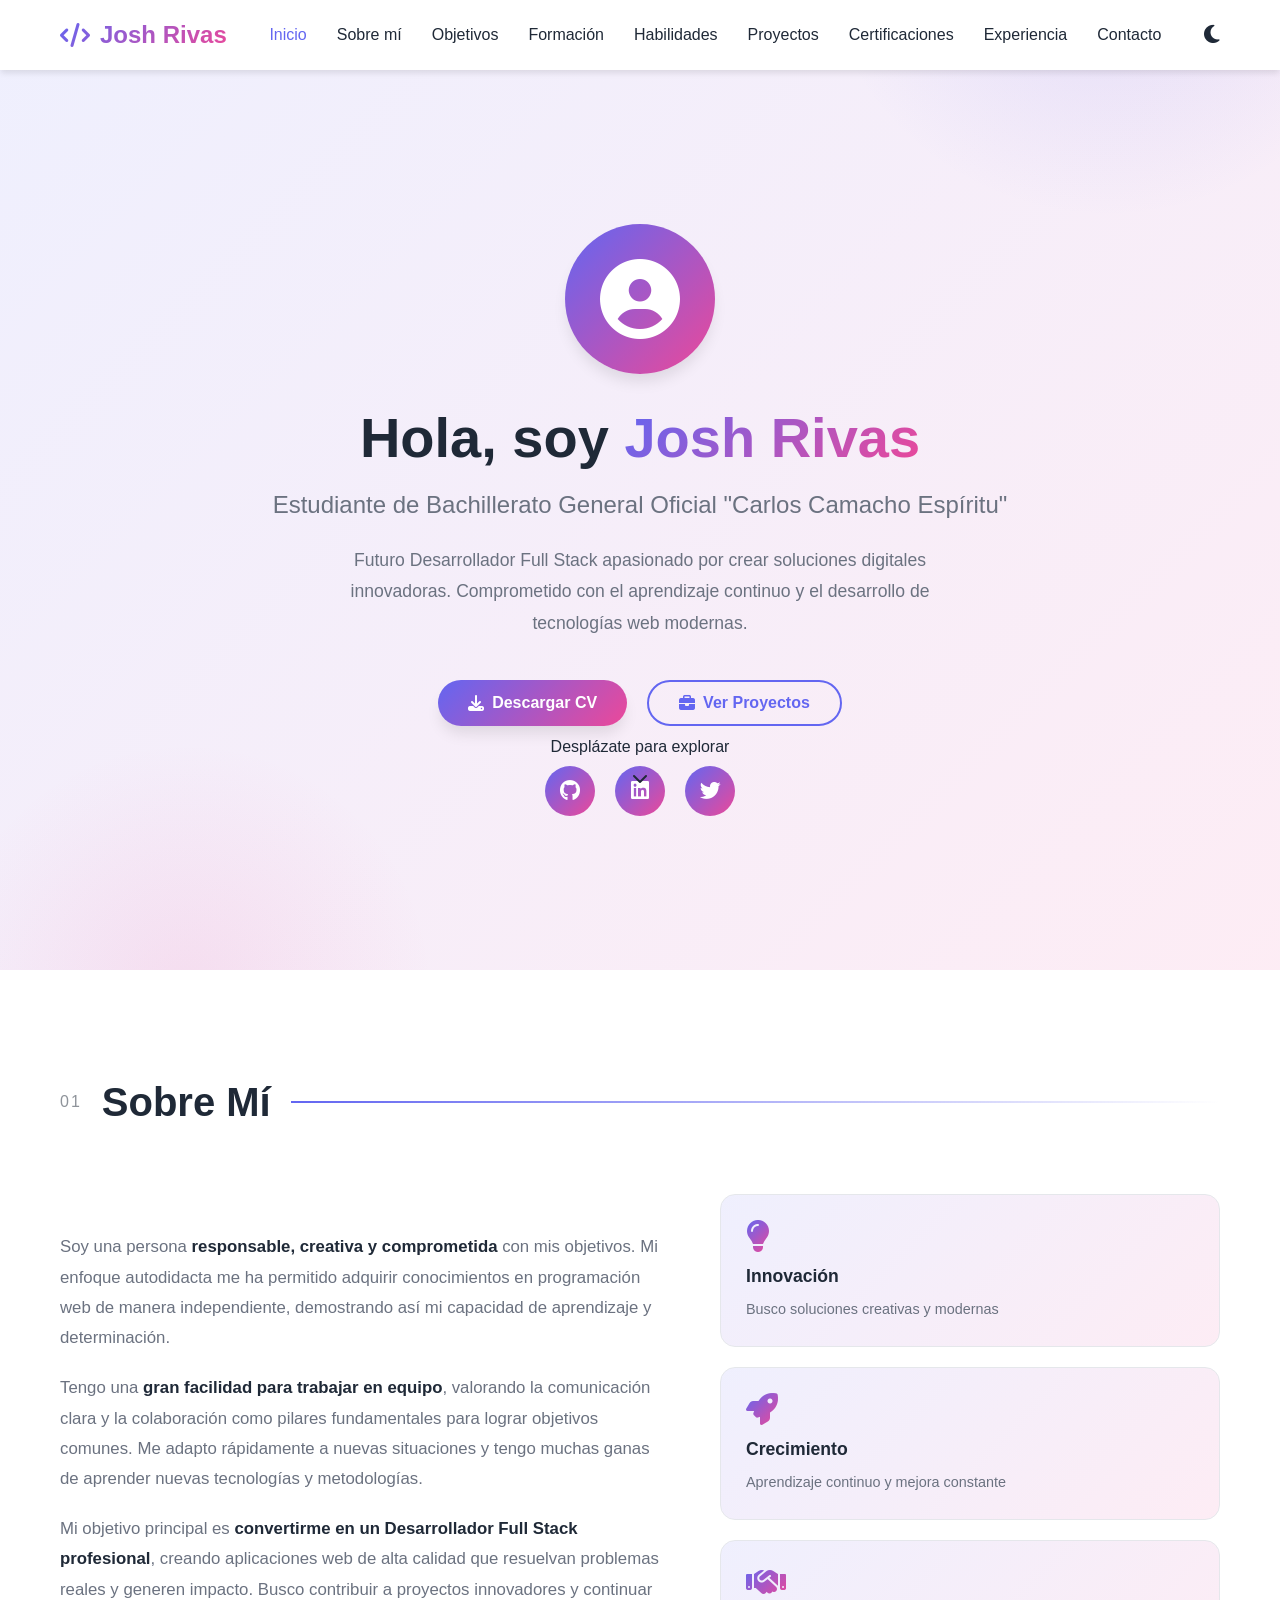
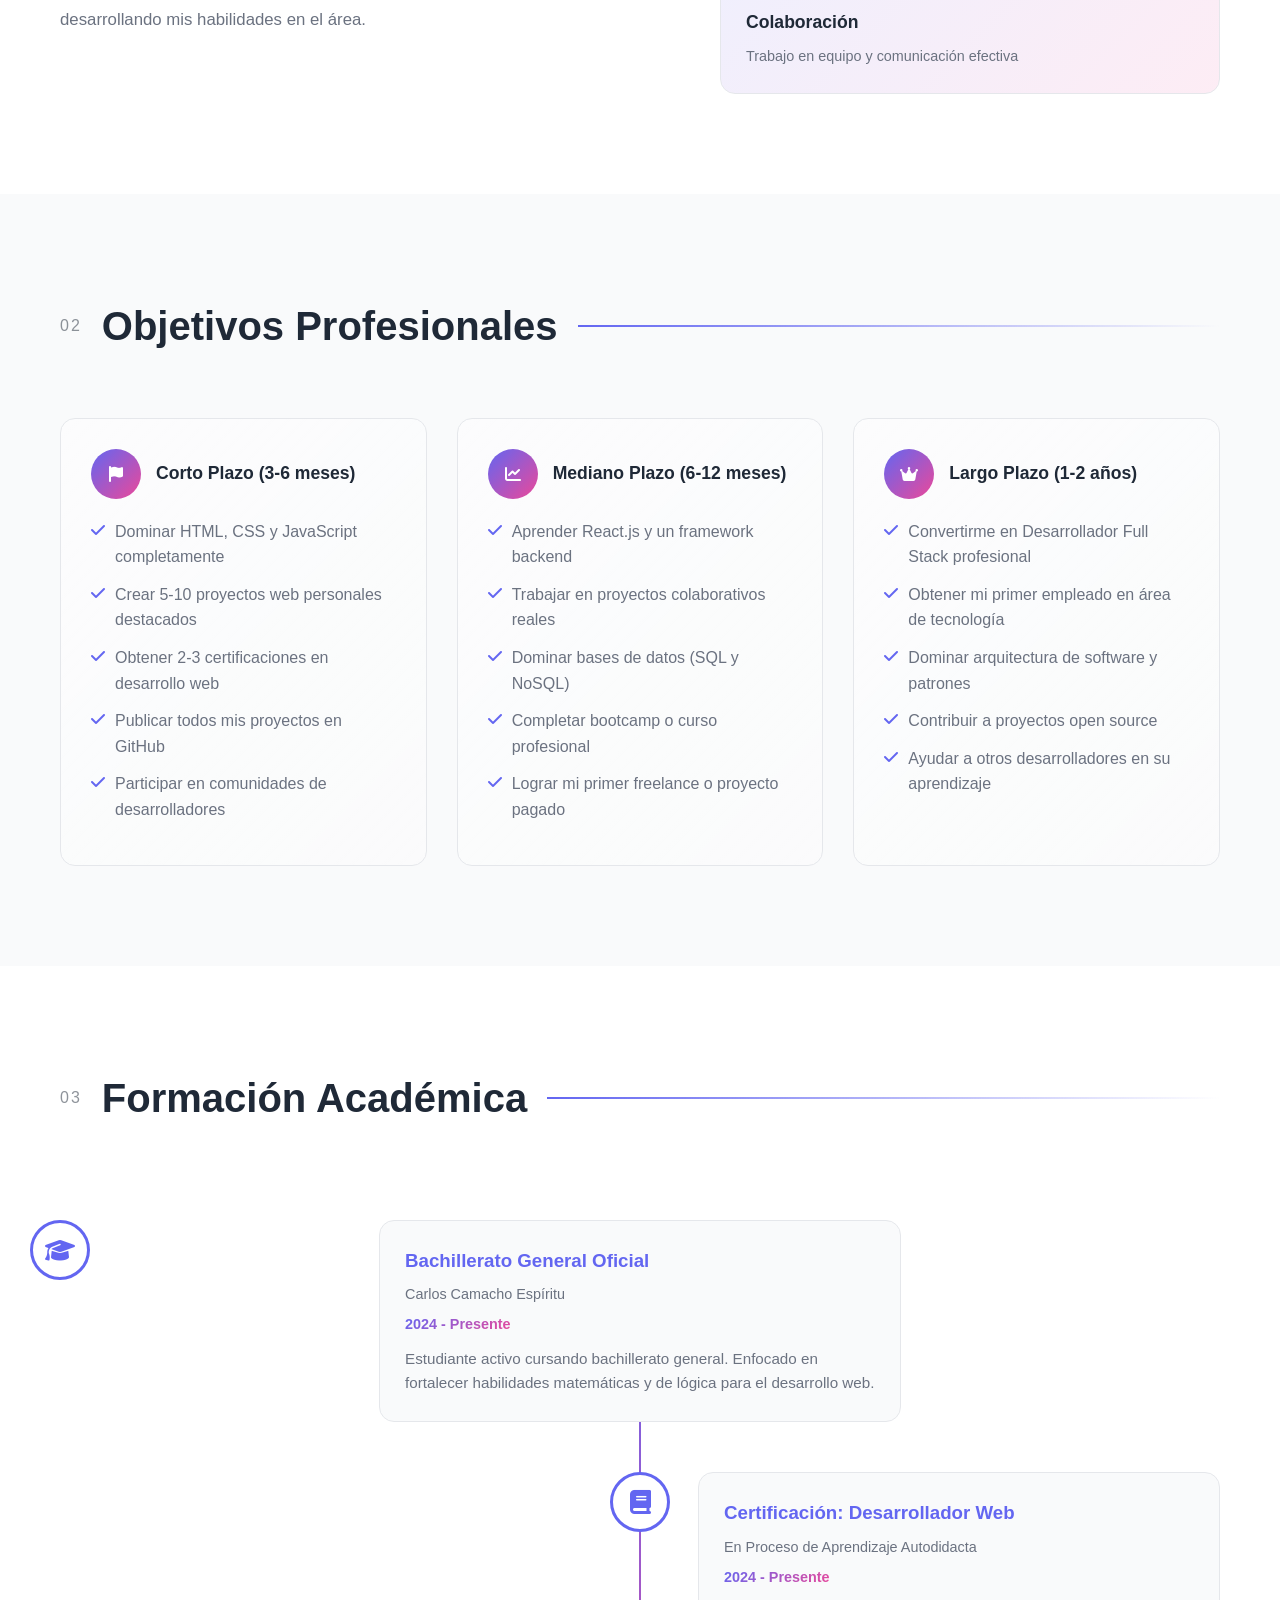
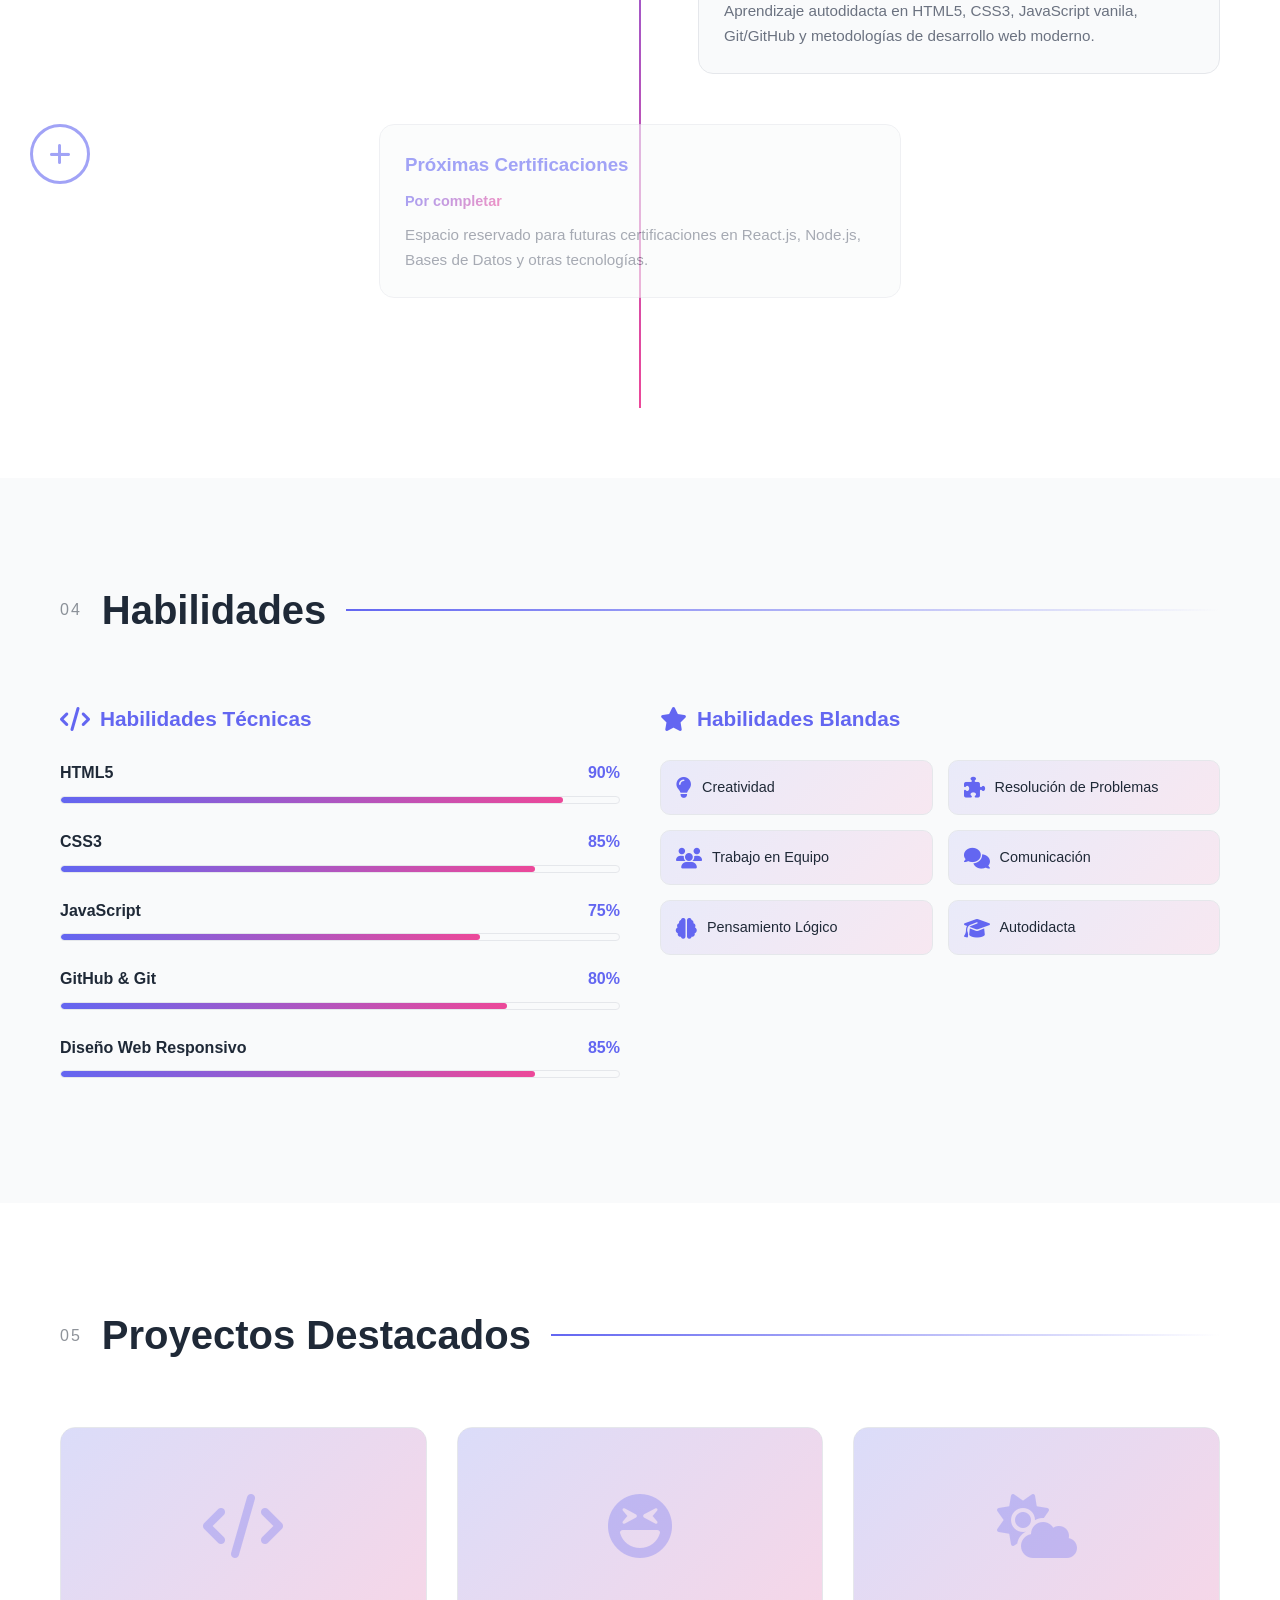
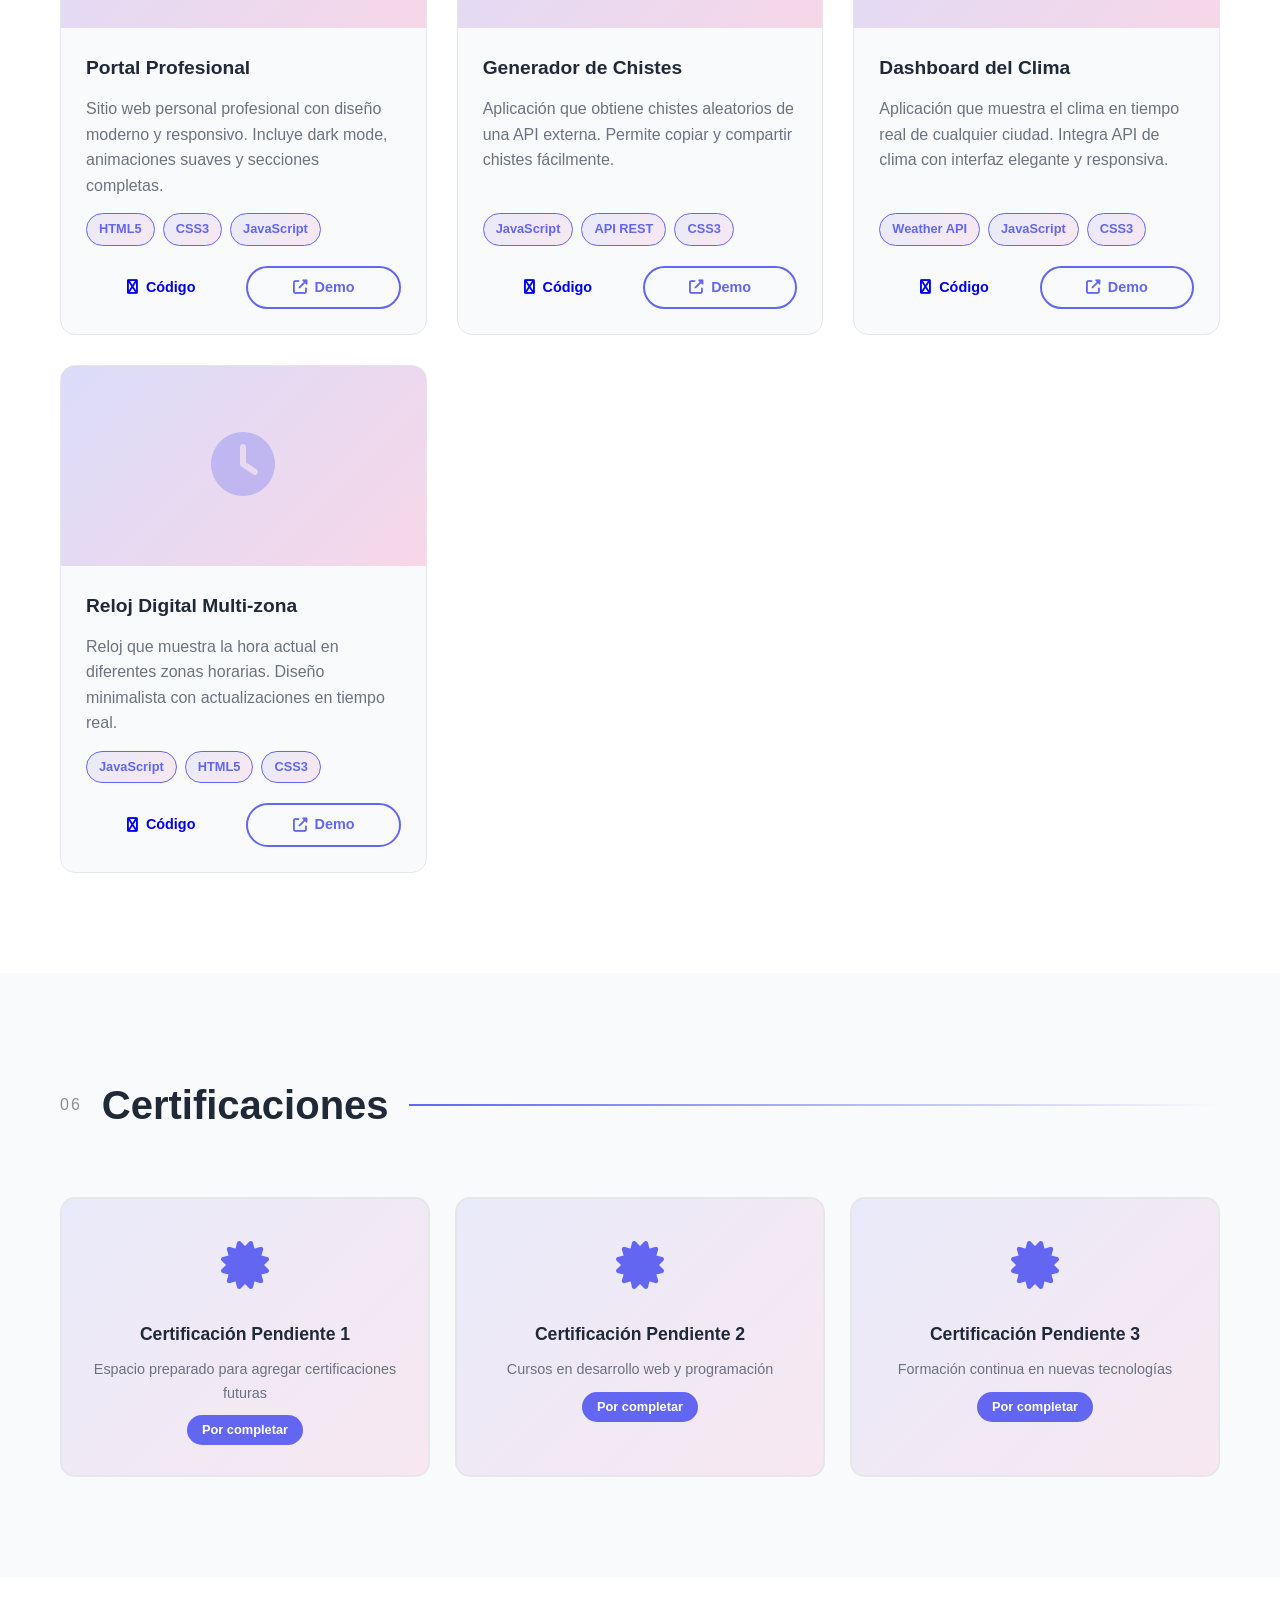
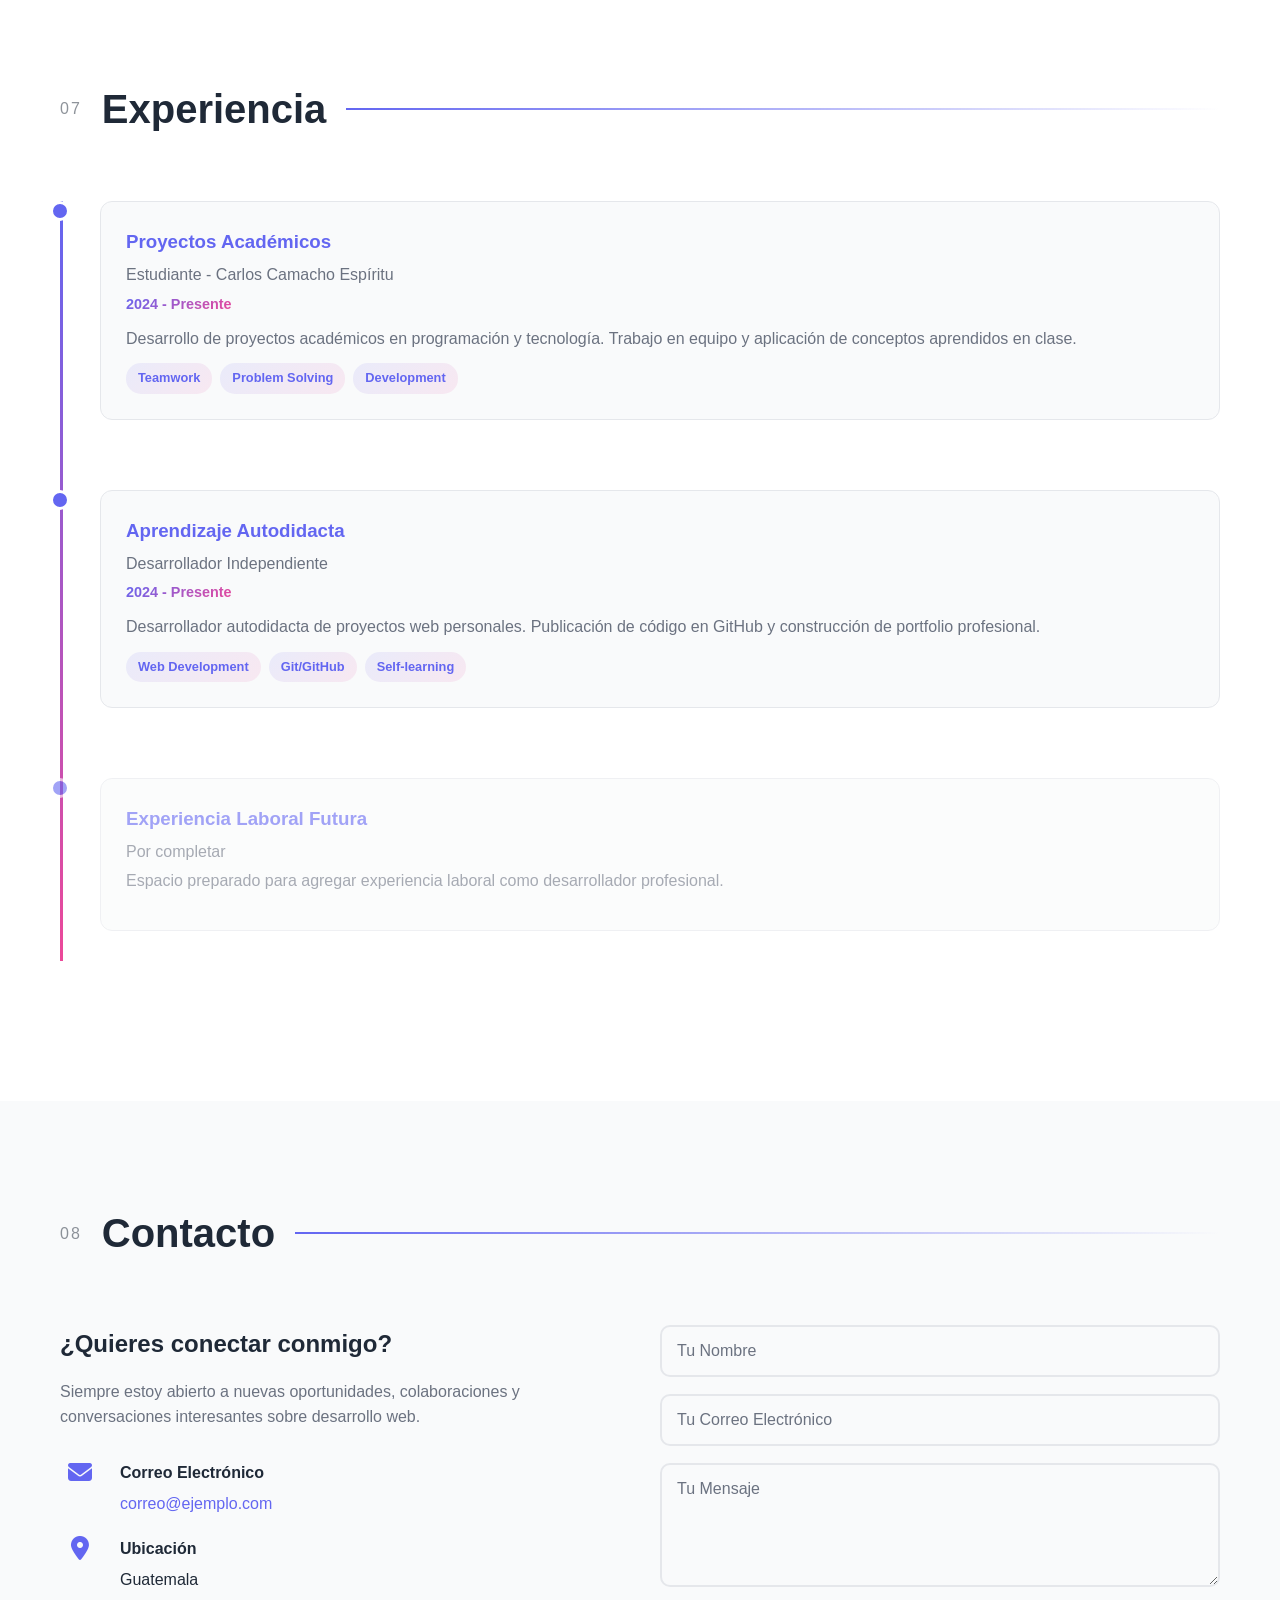
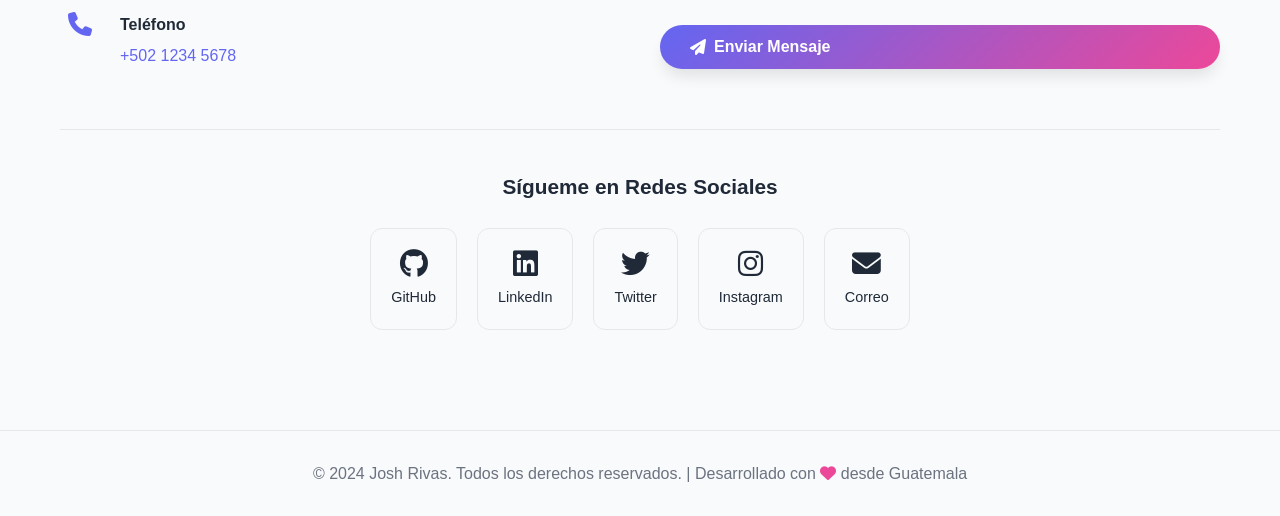
<file: index.html>
<!DOCTYPE html>
<html lang="es">
<head>
    <meta charset="UTF-8">
    <meta name="viewport" content="width=device-width, initial-scale=1.0">
    <title>Josh Rivas - Desarrollador Full Stack | Portfolio Profesional</title>
    <meta name="description" content="Portfolio profesional de Josh Rivas, estudiante de Bachillerato y futuro Desarrollador Full Stack. Descubre mis proyectos, habilidades y certificaciones.">
    <link rel="stylesheet" href="https://cdnjs.cloudflare.com/ajax/libs/font-awesome/6.4.0/css/all.min.css">
    <link rel="stylesheet" href="style.css">
</head>
<body>
    <!-- Navegación fija -->
    <nav class="navbar">
        <div class="nav-container">
            <div class="logo">
                <i class="fas fa-code"></i> Josh Rivas
            </div>
            
            <div class="nav-menu" id="navMenu">
                <a href="#inicio" class="nav-link">Inicio</a>
                <a href="#sobre" class="nav-link">Sobre mí</a>
                <a href="#objetivos" class="nav-link">Objetivos</a>
                <a href="#formacion" class="nav-link">Formación</a>
                <a href="#habilidades" class="nav-link">Habilidades</a>
                <a href="#proyectos" class="nav-link">Proyectos</a>
                <a href="#certificaciones" class="nav-link">Certificaciones</a>
                <a href="#experiencia" class="nav-link">Experiencia</a>
                <a href="#contacto" class="nav-link">Contacto</a>
            </div>
            
            <div class="nav-controls">
                <button id="themeToggle" class="theme-toggle" title="Cambiar tema">
                    <i class="fas fa-moon"></i>
                </button>
                <button class="hamburger" id="hamburger">
                    <span></span>
                    <span></span>
                    <span></span>
                </button>
            </div>
        </div>
    </nav>

    <!-- Botón volver arriba -->
    <button id="scrollTop" class="scroll-top" title="Volver arriba">
        <i class="fas fa-arrow-up"></i>
    </button>

    <!-- SECCIÓN: INICIO -->
    <section id="inicio" class="hero">
        <div class="hero-content">
            <div class="profile-section">
                <div class="profile-image-container">
                    <div class="profile-image">
                        <i class="fas fa-user-circle"></i>
                    </div>
                </div>
                <h1 class="hero-title">Hola, soy <span class="highlight">Josh Rivas</span></h1>
                <p class="hero-subtitle">Estudiante de Bachillerato General Oficial "Carlos Camacho Espíritu"</p>
                <p class="hero-description">
                    Futuro Desarrollador Full Stack apasionado por crear soluciones digitales innovadoras. 
                    Comprometido con el aprendizaje continuo y el desarrollo de tecnologías web modernas.
                </p>
                
                <div class="cta-buttons">
                    <button class="btn btn-primary" id="downloadCV">
                        <i class="fas fa-download"></i> Descargar CV
                    </button>
                    <button class="btn btn-secondary" onclick="document.getElementById('proyectos').scrollIntoView({behavior: 'smooth'})">
                        <i class="fas fa-briefcase"></i> Ver Proyectos
                    </button>
                </div>

                <div class="social-links-hero">
                    <a href="#" class="social-icon" title="GitHub">
                        <i class="fab fa-github"></i>
                    </a>
                    <a href="#" class="social-icon" title="LinkedIn">
                        <i class="fab fa-linkedin"></i>
                    </a>
                    <a href="#" class="social-icon" title="Twitter">
                        <i class="fab fa-twitter"></i>
                    </a>
                </div>
            </div>
            
            <div class="scroll-indicator">
                <span>Desplázate para explorar</span>
                <i class="fas fa-chevron-down"></i>
            </div>
        </div>
    </section>

    <!-- SECCIÓN: SOBRE MÍ -->
    <section id="sobre" class="section">
        <div class="container">
            <h2 class="section-title">
                <span class="title-number">01</span>
                Sobre Mí
            </h2>
            
            <div class="about-content">
                <div class="about-text">
                    <p>
                        Soy una persona <strong>responsable, creativa y comprometida</strong> con mis objetivos. 
                        Mi enfoque autodidacta me ha permitido adquirir conocimientos en programación web de manera independiente, 
                        demostrando así mi capacidad de aprendizaje y determinación.
                    </p>
                    
                    <p>
                        Tengo una <strong>gran facilidad para trabajar en equipo</strong>, valorando la comunicación clara 
                        y la colaboración como pilares fundamentales para lograr objetivos comunes. Me adapto rápidamente 
                        a nuevas situaciones y tengo muchas ganas de aprender nuevas tecnologías y metodologías.
                    </p>
                    
                    <p>
                        Mi objetivo principal es <strong>convertirme en un Desarrollador Full Stack profesional</strong>, 
                        creando aplicaciones web de alta calidad que resuelvan problemas reales y generen impacto. 
                        Busco contribuir a proyectos innovadores y continuar desarrollando mis habilidades en el área.
                    </p>
                </div>
                
                <div class="about-highlights">
                    <div class="highlight-box">
                        <i class="fas fa-lightbulb"></i>
                        <h3>Innovación</h3>
                        <p>Busco soluciones creativas y modernas</p>
                    </div>
                    <div class="highlight-box">
                        <i class="fas fa-rocket"></i>
                        <h3>Crecimiento</h3>
                        <p>Aprendizaje continuo y mejora constante</p>
                    </div>
                    <div class="highlight-box">
                        <i class="fas fa-handshake"></i>
                        <h3>Colaboración</h3>
                        <p>Trabajo en equipo y comunicación efectiva</p>
                    </div>
                </div>
            </div>
        </div>
    </section>

    <!-- SECCIÓN: OBJETIVOS -->
    <section id="objetivos" class="section alternate">
        <div class="container">
            <h2 class="section-title">
                <span class="title-number">02</span>
                Objetivos Profesionales
            </h2>
            
            <div class="objectives-grid">
                <div class="objective-card">
                    <div class="objective-header">
                        <div class="objective-icon">
                            <i class="fas fa-flag"></i>
                        </div>
                        <h3>Corto Plazo (3-6 meses)</h3>
                    </div>
                    <ul class="objective-list">
                        <li><i class="fas fa-check"></i> Dominar HTML, CSS y JavaScript completamente</li>
                        <li><i class="fas fa-check"></i> Crear 5-10 proyectos web personales destacados</li>
                        <li><i class="fas fa-check"></i> Obtener 2-3 certificaciones en desarrollo web</li>
                        <li><i class="fas fa-check"></i> Publicar todos mis proyectos en GitHub</li>
                        <li><i class="fas fa-check"></i> Participar en comunidades de desarrolladores</li>
                    </ul>
                </div>
                
                <div class="objective-card">
                    <div class="objective-header">
                        <div class="objective-icon">
                            <i class="fas fa-chart-line"></i>
                        </div>
                        <h3>Mediano Plazo (6-12 meses)</h3>
                    </div>
                    <ul class="objective-list">
                        <li><i class="fas fa-check"></i> Aprender React.js y un framework backend</li>
                        <li><i class="fas fa-check"></i> Trabajar en proyectos colaborativos reales</li>
                        <li><i class="fas fa-check"></i> Dominar bases de datos (SQL y NoSQL)</li>
                        <li><i class="fas fa-check"></i> Completar bootcamp o curso profesional</li>
                        <li><i class="fas fa-check"></i> Lograr mi primer freelance o proyecto pagado</li>
                    </ul>
                </div>
                
                <div class="objective-card">
                    <div class="objective-header">
                        <div class="objective-icon">
                            <i class="fas fa-crown"></i>
                        </div>
                        <h3>Largo Plazo (1-2 años)</h3>
                    </div>
                    <ul class="objective-list">
                        <li><i class="fas fa-check"></i> Convertirme en Desarrollador Full Stack profesional</li>
                        <li><i class="fas fa-check"></i> Obtener mi primer empleado en área de tecnología</li>
                        <li><i class="fas fa-check"></i> Dominar arquitectura de software y patrones</li>
                        <li><i class="fas fa-check"></i> Contribuir a proyectos open source</li>
                        <li><i class="fas fa-check"></i> Ayudar a otros desarrolladores en su aprendizaje</li>
                    </ul>
                </div>
            </div>
        </div>
    </section>

    <!-- SECCIÓN: FORMACIÓN ACADÉMICA -->
    <section id="formacion" class="section">
        <div class="container">
            <h2 class="section-title">
                <span class="title-number">03</span>
                Formación Académica
            </h2>
            
            <div class="timeline">
                <div class="timeline-item">
                    <div class="timeline-marker">
                        <i class="fas fa-graduation-cap"></i>
                    </div>
                    <div class="timeline-content">
                        <h3>Bachillerato General Oficial</h3>
                        <p class="timeline-school">Carlos Camacho Espíritu</p>
                        <p class="timeline-year">2024 - Presente</p>
                        <p class="timeline-description">
                            Estudiante activo cursando bachillerato general. 
                            Enfocado en fortalecer habilidades matemáticas y de lógica para el desarrollo web.
                        </p>
                    </div>
                </div>
                
                <div class="timeline-item">
                    <div class="timeline-marker">
                        <i class="fas fa-book"></i>
                    </div>
                    <div class="timeline-content">
                        <h3>Certificación: Desarrollador Web</h3>
                        <p class="timeline-school">En Proceso de Aprendizaje Autodidacta</p>
                        <p class="timeline-year">2024 - Presente</p>
                        <p class="timeline-description">
                            Aprendizaje autodidacta en HTML5, CSS3, JavaScript vanila, 
                            Git/GitHub y metodologías de desarrollo web moderno.
                        </p>
                    </div>
                </div>
                
                <div class="timeline-item timeline-empty">
                    <div class="timeline-marker">
                        <i class="fas fa-plus"></i>
                    </div>
                    <div class="timeline-content">
                        <h3>Próximas Certificaciones</h3>
                        <p class="timeline-year">Por completar</p>
                        <p class="timeline-description">
                            Espacio reservado para futuras certificaciones en React.js, 
                            Node.js, Bases de Datos y otras tecnologías.
                        </p>
                    </div>
                </div>
            </div>
        </div>
    </section>

    <!-- SECCIÓN: HABILIDADES -->
    <section id="habilidades" class="section alternate">
        <div class="container">
            <h2 class="section-title">
                <span class="title-number">04</span>
                Habilidades
            </h2>
            
            <div class="skills-container">
                <div class="skills-grid">
                    <!-- Habilidades Técnicas -->
                    <div class="skills-category">
                        <h3><i class="fas fa-code"></i> Habilidades Técnicas</h3>
                        
                        <div class="skill-item">
                            <div class="skill-header">
                                <span class="skill-name">HTML5</span>
                                <span class="skill-percent">90%</span>
                            </div>
                            <div class="skill-bar">
                                <div class="skill-progress" style="width: 90%"></div>
                            </div>
                        </div>
                        
                        <div class="skill-item">
                            <div class="skill-header">
                                <span class="skill-name">CSS3</span>
                                <span class="skill-percent">85%</span>
                            </div>
                            <div class="skill-bar">
                                <div class="skill-progress" style="width: 85%"></div>
                            </div>
                        </div>
                        
                        <div class="skill-item">
                            <div class="skill-header">
                                <span class="skill-name">JavaScript</span>
                                <span class="skill-percent">75%</span>
                            </div>
                            <div class="skill-bar">
                                <div class="skill-progress" style="width: 75%"></div>
                            </div>
                        </div>
                        
                        <div class="skill-item">
                            <div class="skill-header">
                                <span class="skill-name">GitHub & Git</span>
                                <span class="skill-percent">80%</span>
                            </div>
                            <div class="skill-bar">
                                <div class="skill-progress" style="width: 80%"></div>
                            </div>
                        </div>
                        
                        <div class="skill-item">
                            <div class="skill-header">
                                <span class="skill-name">Diseño Web Responsivo</span>
                                <span class="skill-percent">85%</span>
                            </div>
                            <div class="skill-bar">
                                <div class="skill-progress" style="width: 85%"></div>
                            </div>
                        </div>
                    </div>
                    
                    <!-- Habilidades Blandas -->
                    <div class="skills-category">
                        <h3><i class="fas fa-star"></i> Habilidades Blandas</h3>
                        
                        <div class="soft-skills">
                            <div class="skill-badge">
                                <i class="fas fa-lightbulb"></i>
                                <span>Creatividad</span>
                            </div>
                            <div class="skill-badge">
                                <i class="fas fa-puzzle-piece"></i>
                                <span>Resolución de Problemas</span>
                            </div>
                            <div class="skill-badge">
                                <i class="fas fa-users"></i>
                                <span>Trabajo en Equipo</span>
                            </div>
                            <div class="skill-badge">
                                <i class="fas fa-comments"></i>
                                <span>Comunicación</span>
                            </div>
                            <div class="skill-badge">
                                <i class="fas fa-brain"></i>
                                <span>Pensamiento Lógico</span>
                            </div>
                            <div class="skill-badge">
                                <i class="fas fa-graduation-cap"></i>
                                <span>Autodidacta</span>
                            </div>
                        </div>
                    </div>
                </div>
            </div>
        </div>
    </section>

    <!-- SECCIÓN: PROYECTOS -->
    <section id="proyectos" class="section">
        <div class="container">
            <h2 class="section-title">
                <span class="title-number">05</span>
                Proyectos Destacados
            </h2>
            
            <div class="projects-grid">
                <div class="project-card">
                    <div class="project-image">
                        <div class="project-placeholder">
                            <i class="fas fa-code"></i>
                        </div>
                    </div>
                    <div class="project-content">
                        <h3>Portal Profesional</h3>
                        <p class="project-description">
                            Sitio web personal profesional con diseño moderno y responsivo. 
                            Incluye dark mode, animaciones suaves y secciones completas.
                        </p>
                        <div class="project-tech">
                            <span class="tech-tag">HTML5</span>
                            <span class="tech-tag">CSS3</span>
                            <span class="tech-tag">JavaScript</span>
                        </div>
                        <div class="project-links">
                            <a href="#" class="btn btn-small">
                                <i class="fas fa-github"></i> Código
                            </a>
                            <a href="#" class="btn btn-small btn-secondary">
                                <i class="fas fa-external-link-alt"></i> Demo
                            </a>
                        </div>
                    </div>
                </div>
                
                <div class="project-card">
                    <div class="project-image">
                        <div class="project-placeholder">
                            <i class="fas fa-laugh-squint"></i>
                        </div>
                    </div>
                    <div class="project-content">
                        <h3>Generador de Chistes</h3>
                        <p class="project-description">
                            Aplicación que obtiene chistes aleatorios de una API externa. 
                            Permite copiar y compartir chistes fácilmente.
                        </p>
                        <div class="project-tech">
                            <span class="tech-tag">JavaScript</span>
                            <span class="tech-tag">API REST</span>
                            <span class="tech-tag">CSS3</span>
                        </div>
                        <div class="project-links">
                            <a href="#" class="btn btn-small">
                                <i class="fas fa-github"></i> Código
                            </a>
                            <a href="#" class="btn btn-small btn-secondary">
                                <i class="fas fa-external-link-alt"></i> Demo
                            </a>
                        </div>
                    </div>
                </div>
                
                <div class="project-card">
                    <div class="project-image">
                        <div class="project-placeholder">
                            <i class="fas fa-cloud-sun"></i>
                        </div>
                    </div>
                    <div class="project-content">
                        <h3>Dashboard del Clima</h3>
                        <p class="project-description">
                            Aplicación que muestra el clima en tiempo real de cualquier ciudad. 
                            Integra API de clima con interfaz elegante y responsiva.
                        </p>
                        <div class="project-tech">
                            <span class="tech-tag">Weather API</span>
                            <span class="tech-tag">JavaScript</span>
                            <span class="tech-tag">CSS3</span>
                        </div>
                        <div class="project-links">
                            <a href="#" class="btn btn-small">
                                <i class="fas fa-github"></i> Código
                            </a>
                            <a href="#" class="btn btn-small btn-secondary">
                                <i class="fas fa-external-link-alt"></i> Demo
                            </a>
                        </div>
                    </div>
                </div>
                
                <div class="project-card">
                    <div class="project-image">
                        <div class="project-placeholder">
                            <i class="fas fa-clock"></i>
                        </div>
                    </div>
                    <div class="project-content">
                        <h3>Reloj Digital Multi-zona</h3>
                        <p class="project-description">
                            Reloj que muestra la hora actual en diferentes zonas horarias. 
                            Diseño minimalista con actualizaciones en tiempo real.
                        </p>
                        <div class="project-tech">
                            <span class="tech-tag">JavaScript</span>
                            <span class="tech-tag">HTML5</span>
                            <span class="tech-tag">CSS3</span>
                        </div>
                        <div class="project-links">
                            <a href="#" class="btn btn-small">
                                <i class="fas fa-github"></i> Código
                            </a>
                            <a href="#" class="btn btn-small btn-secondary">
                                <i class="fas fa-external-link-alt"></i> Demo
                            </a>
                        </div>
                    </div>
                </div>
            </div>
        </div>
    </section>

    <!-- SECCIÓN: CERTIFICACIONES -->
    <section id="certificaciones" class="section alternate">
        <div class="container">
            <h2 class="section-title">
                <span class="title-number">06</span>
                Certificaciones
            </h2>
            
            <div class="certifications-container">
                <div class="certification-grid">
                    <div class="certification-card">
                        <div class="cert-icon">
                            <i class="fas fa-certificate"></i>
                        </div>
                        <h3>Certificación Pendiente 1</h3>
                        <p>Espacio preparado para agregar certificaciones futuras</p>
                        <span class="cert-date">Por completar</span>
                    </div>
                    
                    <div class="certification-card">
                        <div class="cert-icon">
                            <i class="fas fa-certificate"></i>
                        </div>
                        <h3>Certificación Pendiente 2</h3>
                        <p>Cursos en desarrollo web y programación</p>
                        <span class="cert-date">Por completar</span>
                    </div>
                    
                    <div class="certification-card">
                        <div class="cert-icon">
                            <i class="fas fa-certificate"></i>
                        </div>
                        <h3>Certificación Pendiente 3</h3>
                        <p>Formación continua en nuevas tecnologías</p>
                        <span class="cert-date">Por completar</span>
                    </div>
                </div>
            </div>
        </div>
    </section>

    <!-- SECCIÓN: EXPERIENCIA -->
    <section id="experiencia" class="section">
        <div class="container">
            <h2 class="section-title">
                <span class="title-number">07</span>
                Experiencia
            </h2>
            
            <div class="experience-container">
                <div class="experience-timeline">
                    <div class="exp-item">
                        <div class="exp-marker"></div>
                        <div class="exp-content">
                            <h3>Proyectos Académicos</h3>
                            <p class="exp-role">Estudiante - Carlos Camacho Espíritu</p>
                            <p class="exp-period">2024 - Presente</p>
                            <p class="exp-description">
                                Desarrollo de proyectos académicos en programación y tecnología. 
                                Trabajo en equipo y aplicación de conceptos aprendidos en clase.
                            </p>
                            <div class="exp-tags">
                                <span>Teamwork</span>
                                <span>Problem Solving</span>
                                <span>Development</span>
                            </div>
                        </div>
                    </div>
                    
                    <div class="exp-item">
                        <div class="exp-marker"></div>
                        <div class="exp-content">
                            <h3>Aprendizaje Autodidacta</h3>
                            <p class="exp-role">Desarrollador Independiente</p>
                            <p class="exp-period">2024 - Presente</p>
                            <p class="exp-description">
                                Desarrollador autodidacta de proyectos web personales. 
                                Publicación de código en GitHub y construcción de portfolio profesional.
                            </p>
                            <div class="exp-tags">
                                <span>Web Development</span>
                                <span>Git/GitHub</span>
                                <span>Self-learning</span>
                            </div>
                        </div>
                    </div>
                    
                    <div class="exp-item exp-empty">
                        <div class="exp-marker"></div>
                        <div class="exp-content">
                            <h3>Experiencia Laboral Futura</h3>
                            <p class="exp-role">Por completar</p>
                            <p class="exp-description">
                                Espacio preparado para agregar experiencia laboral como desarrollador profesional.
                            </p>
                        </div>
                    </div>
                </div>
            </div>
        </div>
    </section>

    <!-- SECCIÓN: CONTACTO -->
    <section id="contacto" class="section alternate">
        <div class="container">
            <h2 class="section-title">
                <span class="title-number">08</span>
                Contacto
            </h2>
            
            <div class="contact-container">
                <div class="contact-info">
                    <h3>¿Quieres conectar conmigo?</h3>
                    <p>Siempre estoy abierto a nuevas oportunidades, colaboraciones y conversaciones interesantes sobre desarrollo web.</p>
                    
                    <div class="contact-methods">
                        <div class="contact-method">
                            <i class="fas fa-envelope"></i>
                            <div>
                                <h4>Correo Electrónico</h4>
                                <a href="mailto:correo@ejemplo.com">correo@ejemplo.com</a>
                            </div>
                        </div>
                        
                        <div class="contact-method">
                            <i class="fas fa-map-marker-alt"></i>
                            <div>
                                <h4>Ubicación</h4>
                                <p>Guatemala</p>
                            </div>
                        </div>
                        
                        <div class="contact-method">
                            <i class="fas fa-phone"></i>
                            <div>
                                <h4>Teléfono</h4>
                                <a href="tel:+50212345678">+502 1234 5678</a>
                            </div>
                        </div>
                    </div>
                </div>
                
                <form class="contact-form" id="contactForm">
                    <div class="form-group">
                        <input type="text" id="name" placeholder="Tu Nombre" required>
                    </div>
                    
                    <div class="form-group">
                        <input type="email" id="email" placeholder="Tu Correo Electrónico" required>
                    </div>
                    
                    <div class="form-group">
                        <textarea id="message" placeholder="Tu Mensaje" rows="5" required></textarea>
                    </div>
                    
                    <button type="submit" class="btn btn-primary btn-submit">
                        <i class="fas fa-paper-plane"></i> Enviar Mensaje
                    </button>
                </form>
            </div>
            
            <div class="social-section">
                <h3>Sígueme en Redes Sociales</h3>
                <div class="social-links">
                    <a href="#" class="social-link" title="GitHub">
                        <i class="fab fa-github"></i>
                        <span>GitHub</span>
                    </a>
                    <a href="#" class="social-link" title="LinkedIn">
                        <i class="fab fa-linkedin"></i>
                        <span>LinkedIn</span>
                    </a>
                    <a href="#" class="social-link" title="Twitter">
                        <i class="fab fa-twitter"></i>
                        <span>Twitter</span>
                    </a>
                    <a href="#" class="social-link" title="Instagram">
                        <i class="fab fa-instagram"></i>
                        <span>Instagram</span>
                    </a>
                    <a href="mailto:correo@ejemplo.com" class="social-link" title="Correo">
                        <i class="fas fa-envelope"></i>
                        <span>Correo</span>
                    </a>
                </div>
            </div>
        </div>
    </section>

    <!-- FOOTER -->
    <footer class="footer">
        <div class="container">
            <p>&copy; 2024 Josh Rivas. Todos los derechos reservados. | Desarrollado con <i class="fas fa-heart"></i> desde Guatemala</p>
        </div>
    </footer>

    <script src="script.js"></script>
</body>
</html>
</file>
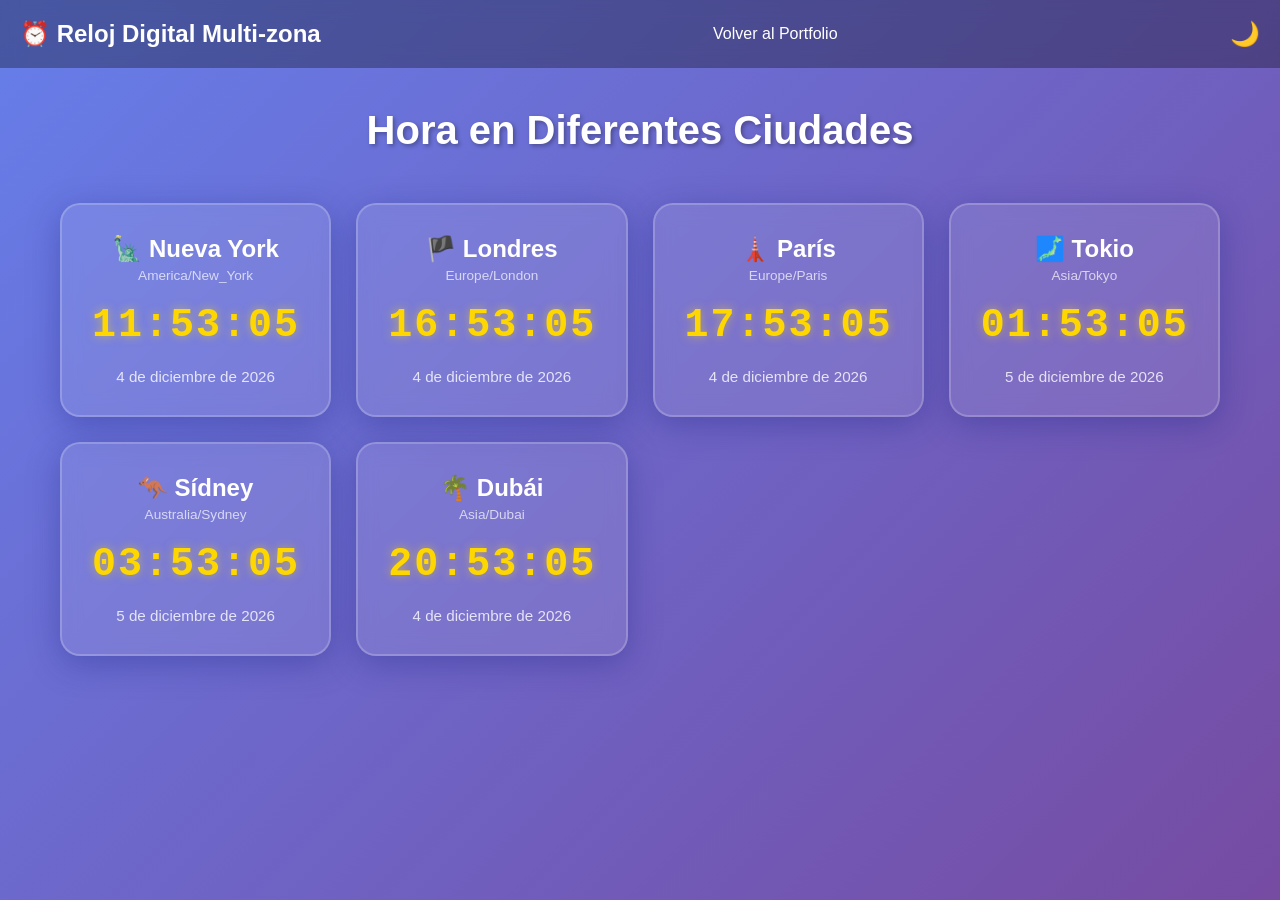
<file: digital-clock/index.html>
<!DOCTYPE html>
<html lang="es">
<head>
    <meta charset="UTF-8">
    <meta name="viewport" content="width=device-width, initial-scale=1.0">
    <title>Reloj Digital Multi-zona</title>
    <link rel="stylesheet" href="style.css">
</head>
<body>
    <nav>
        <h2>⏰ Reloj Digital Multi-zona</h2>
        <ul>
            <li><a href="../index.html">Volver al Portfolio</a></li>
        </ul>
        <button id="modo">🌙</button>
    </nav>

    <div class="container">
        <h1>Hora en Diferentes Ciudades</h1>
        
        <div class="clocks-grid">
            <!-- Nueva York -->
            <div class="clock-card">
                <div class="city-name">🗽 Nueva York</div>
                <div class="city-tz">America/New_York</div>
                <div class="time" id="time-ny">--:--:--</div>
                <div class="date" id="date-ny"></div>
            </div>

            <!-- Londres -->
            <div class="clock-card">
                <div class="city-name">🏴 Londres</div>
                <div class="city-tz">Europe/London</div>
                <div class="time" id="time-london">--:--:--</div>
                <div class="date" id="date-london"></div>
            </div>

            <!-- París -->
            <div class="clock-card">
                <div class="city-name">🗼 París</div>
                <div class="city-tz">Europe/Paris</div>
                <div class="time" id="time-paris">--:--:--</div>
                <div class="date" id="date-paris"></div>
            </div>

            <!-- Tokio -->
            <div class="clock-card">
                <div class="city-name">🗾 Tokio</div>
                <div class="city-tz">Asia/Tokyo</div>
                <div class="time" id="time-tokyo">--:--:--</div>
                <div class="date" id="date-tokyo"></div>
            </div>

            <!-- Sídney -->
            <div class="clock-card">
                <div class="city-name">🦘 Sídney</div>
                <div class="city-tz">Australia/Sydney</div>
                <div class="time" id="time-sydney">--:--:--</div>
                <div class="date" id="date-sydney"></div>
            </div>

            <!-- Dubái -->
            <div class="clock-card">
                <div class="city-name">🌴 Dubái</div>
                <div class="city-tz">Asia/Dubai</div>
                <div class="time" id="time-dubai">--:--:--</div>
                <div class="date" id="date-dubai"></div>
            </div>
        </div>
    </div>

    <script src="script.js"></script>
</body>
</html>
</file>
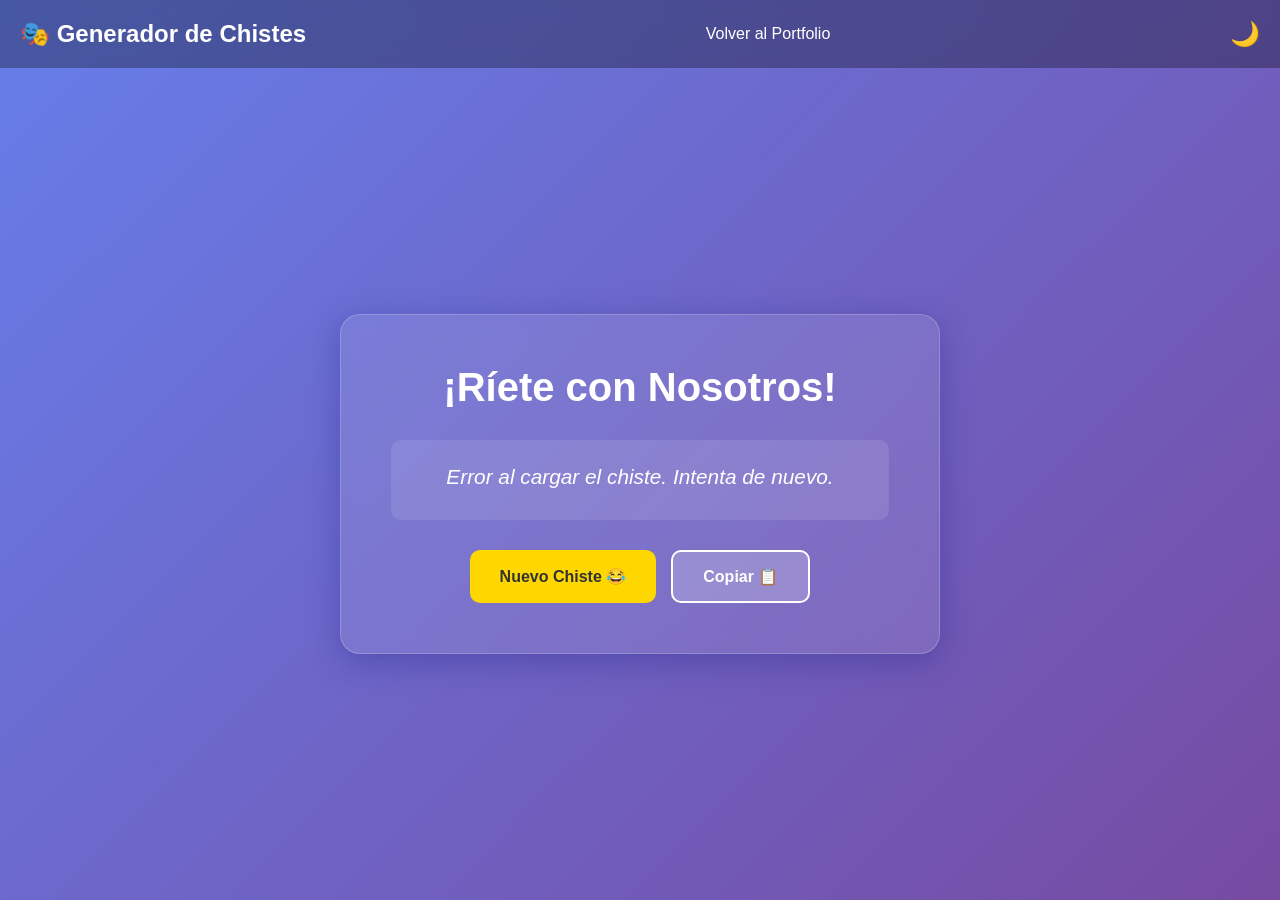
<file: joke-generator/index.html>
<!DOCTYPE html>
<html lang="es">
<head>
    <meta charset="UTF-8">
    <meta name="viewport" content="width=device-width, initial-scale=1.0">
    <title>Generador de Chistes</title>
    <link rel="stylesheet" href="style.css">
</head>
<body>
    <nav>
        <h2>🎭 Generador de Chistes</h2>
        <ul>
            <li><a href="../index.html">Volver al Portfolio</a></li>
        </ul>
        <button id="modo">🌙</button>
    </nav>

    <div class="container">
        <div class="joke-box">
            <h1>¡Ríete con Nosotros!</h1>
            <p id="joke" class="joke-text">Haz clic en el botón para obtener un chiste...</p>
            <p id="joke-type" class="joke-type"></p>
            
            <div class="button-group">
                <button id="new-joke" class="btn-primary">Nuevo Chiste 😂</button>
                <button id="copy-joke" class="btn-secondary">Copiar 📋</button>
            </div>
        </div>
    </div>

    <script src="script.js"></script>
</body>
</html>
</file>
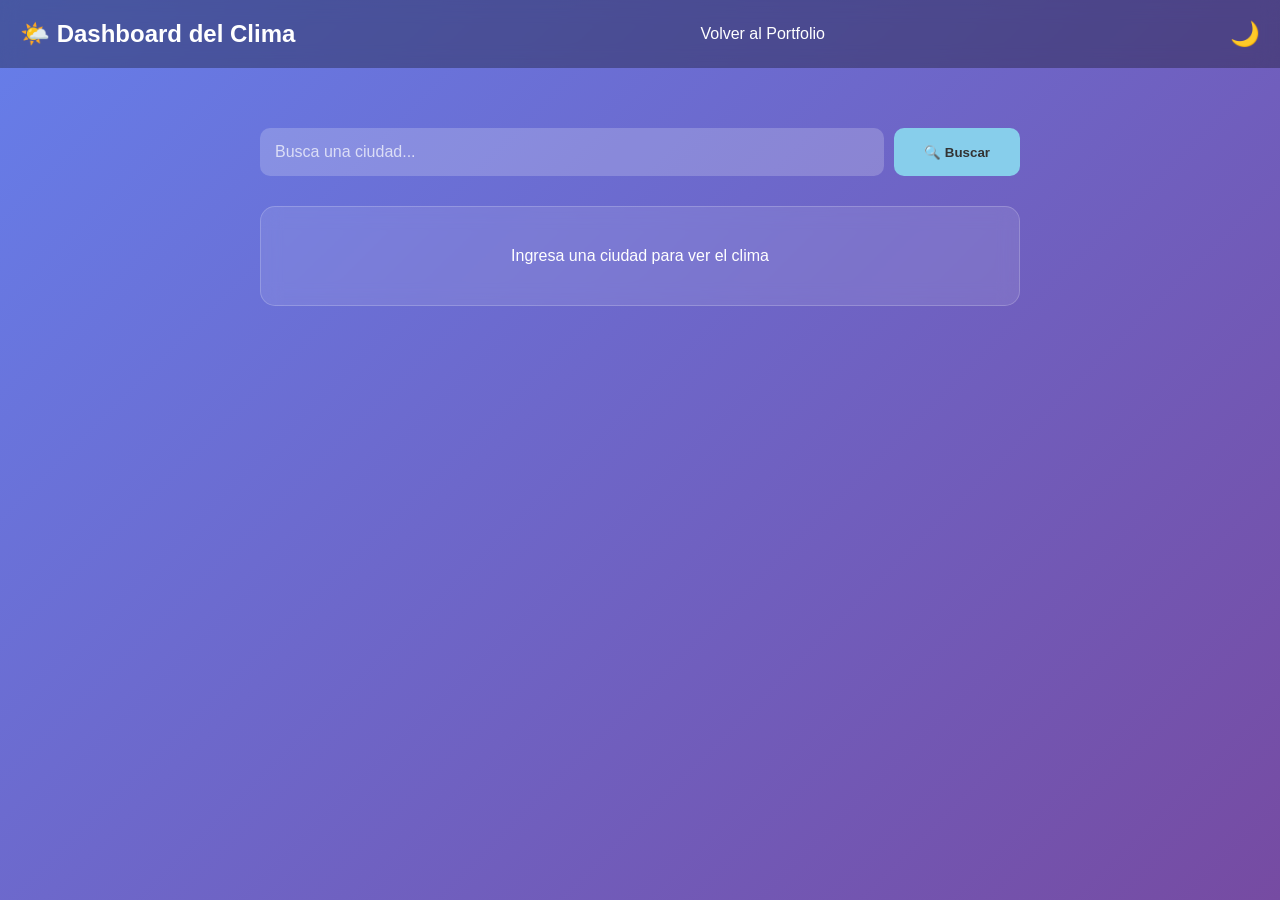
<file: weather-dashboard/index.html>
<!DOCTYPE html>
<html lang="es">
<head>
    <meta charset="UTF-8">
    <meta name="viewport" content="width=device-width, initial-scale=1.0">
    <title>Dashboard del Clima</title>
    <link rel="stylesheet" href="style.css">
</head>
<body>
    <nav>
        <h2>🌤️ Dashboard del Clima</h2>
        <ul>
            <li><a href="../index.html">Volver al Portfolio</a></li>
        </ul>
        <button id="modo">🌙</button>
    </nav>

    <div class="container">
        <div class="search-box">
            <input type="text" id="city-input" placeholder="Busca una ciudad..." />
            <button id="search-btn">🔍 Buscar</button>
        </div>

        <div id="weather-info" class="weather-info">
            <p>Ingresa una ciudad para ver el clima</p>
        </div>
    </div>

    <script src="script.js"></script>
</body>
</html>
</file>
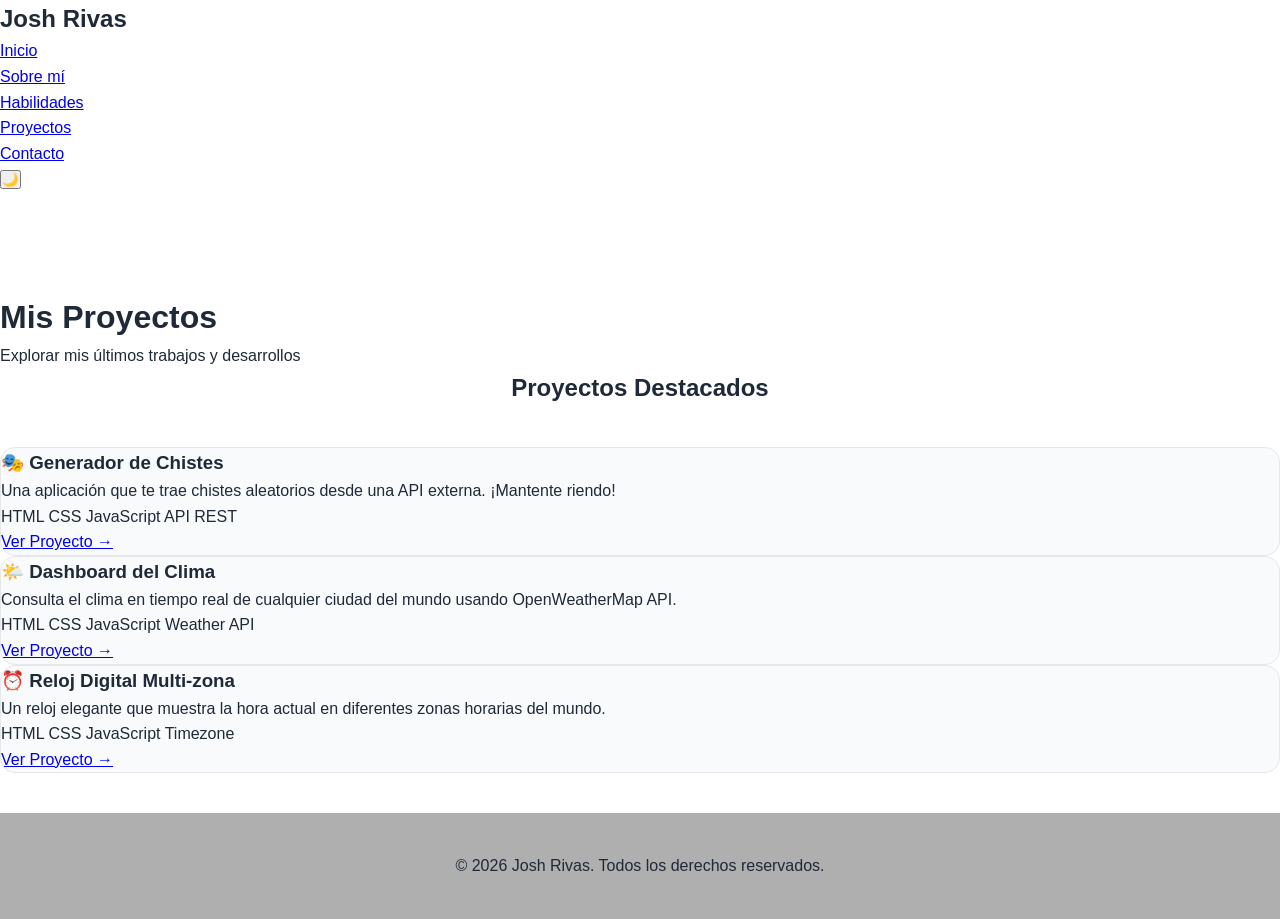
<file: projects.html>
<!DOCTYPE html>
<html lang="es">
<head>
    <meta charset="UTF-8">
    <meta name="viewport" content="width=device-width, initial-scale=1.0">
    <title>Mis Proyectos - Josh Rivas</title>
    <link rel="stylesheet" href="style.css">
</head>
<body>
    <nav>
        <h2>Josh Rivas</h2>
        <ul>
            <li><a href="index.html#inicio">Inicio</a></li>
            <li><a href="index.html#sobre">Sobre mí</a></li>
            <li><a href="index.html#habilidades">Habilidades</a></li>
            <li><a href="projects.html">Proyectos</a></li>
            <li><a href="index.html#contacto">Contacto</a></li>
        </ul>
        <button id="modo">🌙</button>
    </nav>

    <header style="margin-top: 100px;">
        <h1>Mis Proyectos</h1>
        <p>Explorar mis últimos trabajos y desarrollos</p>
    </header>

    <section>
        <h2 style="text-align: center; margin-bottom: 40px;">Proyectos Destacados</h2>
        <div class="cards">
            <!-- Proyecto 1: Generador de Chistes -->
            <div class="project-card">
                <h3>🎭 Generador de Chistes</h3>
                <p>Una aplicación que te trae chistes aleatorios desde una API externa. ¡Mantente riendo!</p>
                <div class="tech-stack">
                    <span>HTML</span>
                    <span>CSS</span>
                    <span>JavaScript</span>
                    <span>API REST</span>
                </div>
                <a href="joke-generator/index.html" class="btn-project">Ver Proyecto →</a>
            </div>

            <!-- Proyecto 2: Dashboard del Clima -->
            <div class="project-card">
                <h3>🌤️ Dashboard del Clima</h3>
                <p>Consulta el clima en tiempo real de cualquier ciudad del mundo usando OpenWeatherMap API.</p>
                <div class="tech-stack">
                    <span>HTML</span>
                    <span>CSS</span>
                    <span>JavaScript</span>
                    <span>Weather API</span>
                </div>
                <a href="weather-dashboard/index.html" class="btn-project">Ver Proyecto →</a>
            </div>

            <!-- Proyecto 3: Reloj Digital -->
            <div class="project-card">
                <h3>⏰ Reloj Digital Multi-zona</h3>
                <p>Un reloj elegante que muestra la hora actual en diferentes zonas horarias del mundo.</p>
                <div class="tech-stack">
                    <span>HTML</span>
                    <span>CSS</span>
                    <span>JavaScript</span>
                    <span>Timezone</span>
                </div>
                <a href="digital-clock/index.html" class="btn-project">Ver Proyecto →</a>
            </div>
        </div>
    </section>

    <footer style="text-align: center; padding: 40px; background: #00000050; margin-top: 40px;">
        <p>© 2026 Josh Rivas. Todos los derechos reservados.</p>
    </footer>

    <script src="script.js"></script>
</body>
</html>
</file>
<file: style.css>
/* ========================================
   PORTFOLIO PROFESIONAL - ESTILOS GLOBALES
   ======================================== */

:root {
    /* Colores Primarios */
    --primary: #6366f1;
    --primary-dark: #4f46e5;
    --primary-light: #818cf8;
    
    /* Colores Secundarios */
    --secondary: #ec4899;
    --accent: #f59e0b;
    
    /* Grises */
    --dark: #1f2937;
    --dark-2: #111827;
    --light: #f9fafb;
    --light-2: #f3f4f6;
    --gray: #6b7280;
    --gray-light: #d1d5db;
    
    /* Modos de Color */
    --bg: #ffffff;
    --bg-secondary: #f9fafb;
    --text: #1f2937;
    --text-light: #6b7280;
    --border: #e5e7eb;
    
    /* Transiciones */
    --transition: all 0.3s ease;
    
    /* Sombras */
    --shadow-sm: 0 1px 2px 0 rgba(0, 0, 0, 0.05);
    --shadow-md: 0 4px 6px -1px rgba(0, 0, 0, 0.1);
    --shadow-lg: 0 10px 15px -3px rgba(0, 0, 0, 0.1);
    --shadow-xl: 0 20px 25px -5px rgba(0, 0, 0, 0.1);
}

/* TEMA OSCURO */
body.dark-mode {
    --bg: #0f172a;
    --bg-secondary: #1e293b;
    --text: #f1f5f9;
    --text-light: #cbd5e1;
    --border: #334155;
}

* {
    margin: 0;
    padding: 0;
    box-sizing: border-box;
}

html {
    scroll-behavior: smooth;
}

body {
    font-family: 'Segoe UI', Tahoma, Geneva, Verdana, sans-serif;
    background: var(--bg);
    color: var(--text);
    line-height: 1.6;
    transition: var(--transition);
    overflow-x: hidden;
}

/* ========================================
   CONTENEDOR Y LAYOUT
   ======================================== */

.container {
    max-width: 1200px;
    margin: 0 auto;
    padding: 0 20px;
}

.section {
    padding: 100px 0;
    position: relative;
    overflow: hidden;
}

.section.alternate {
    background: var(--bg-secondary);
}

/* ========================================
   BARRA DE NAVEGACIÓN
   ======================================== */

.navbar {
    position: fixed;
    top: 0;
    width: 100%;
    background: rgba(255, 255, 255, 0.95);
    backdrop-filter: blur(10px);
    box-shadow: var(--shadow-md);
    z-index: 1000;
    transition: var(--transition);
}

body.dark-mode .navbar {
    background: rgba(15, 23, 42, 0.95);
}

.nav-container {
    max-width: 1200px;
    margin: 0 auto;
    padding: 0 20px;
    display: flex;
    justify-content: space-between;
    align-items: center;
    height: 70px;
}

.logo {
    font-size: 1.5rem;
    font-weight: 700;
    background: linear-gradient(135deg, var(--primary) 0%, var(--secondary) 100%);
    -webkit-background-clip: text;
    -webkit-text-fill-color: transparent;
    background-clip: text;
    display: flex;
    align-items: center;
    gap: 10px;
    cursor: pointer;
    transition: var(--transition);
}

.logo:hover {
    transform: scale(1.05);
}

.nav-menu {
    display: flex;
    gap: 30px;
    align-items: center;
}

.nav-link {
    color: var(--text);
    text-decoration: none;
    font-weight: 500;
    transition: var(--transition);
    position: relative;
}

.nav-link::after {
    content: '';
    position: absolute;
    bottom: -5px;
    left: 0;
    width: 0;
    height: 2px;
    background: linear-gradient(135deg, var(--primary), var(--secondary));
    transition: var(--transition);
}

.nav-link:hover::after {
    width: 100%;
}

.nav-controls {
    display: flex;
    gap: 15px;
    align-items: center;
}

.theme-toggle {
    background: none;
    border: none;
    font-size: 1.3rem;
    cursor: pointer;
    color: var(--text);
    transition: var(--transition);
}

.theme-toggle:hover {
    transform: rotate(20deg);
    color: var(--primary);
}

.hamburger {
    display: none;
    flex-direction: column;
    background: none;
    border: none;
    cursor: pointer;
    gap: 5px;
}

.hamburger span {
    width: 25px;
    height: 3px;
    background: var(--primary);
    border-radius: 2px;
    transition: var(--transition);
}

/* ========================================
   HERO / SECCIÓN INICIO
   ======================================== */

.hero {
    min-height: 100vh;
    display: flex;
    align-items: center;
    justify-content: center;
    margin-top: 70px;
    background: linear-gradient(135deg, rgba(99, 102, 241, 0.1) 0%, rgba(236, 72, 153, 0.1) 100%);
    position: relative;
    overflow: hidden;
}

body.dark-mode .hero {
    background: linear-gradient(135deg, rgba(99, 102, 241, 0.05) 0%, rgba(236, 72, 153, 0.05) 100%);
}

.hero::before {
    content: '';
    position: absolute;
    top: -50%;
    right: -10%;
    width: 600px;
    height: 600px;
    background: radial-gradient(circle, rgba(99, 102, 241, 0.15) 0%, transparent 70%);
    border-radius: 50%;
    animation: float 6s ease-in-out infinite;
}

.hero::after {
    content: '';
    position: absolute;
    bottom: -30%;
    left: -5%;
    width: 500px;
    height: 500px;
    background: radial-gradient(circle, rgba(236, 72, 153, 0.1) 0%, transparent 70%);
    border-radius: 50%;
    animation: float 8s ease-in-out infinite reverse;
}

@keyframes float {
    0%, 100% { transform: translateY(0px); }
    50% { transform: translateY(-20px); }
}

.hero-content {
    position: relative;
    z-index: 10;
    text-align: center;
    padding: 0 20px;
}

.profile-section {
    animation: slideInUp 0.8s ease;
}

@keyframes slideInUp {
    from {
        opacity: 0;
        transform: translateY(30px);
    }
    to {
        opacity: 1;
        transform: translateY(0);
    }
}

.profile-image-container {
    margin-bottom: 30px;
    display: flex;
    justify-content: center;
}

.profile-image {
    width: 150px;
    height: 150px;
    border-radius: 50%;
    background: linear-gradient(135deg, var(--primary) 0%, var(--secondary) 100%);
    display: flex;
    align-items: center;
    justify-content: center;
    font-size: 80px;
    color: white;
    box-shadow: var(--shadow-lg);
    animation: pulse 2s ease-in-out infinite;
}

@keyframes pulse {
    0%, 100% {
        box-shadow: 0 0 0 0 rgba(99, 102, 241, 0.7);
    }
    50% {
        box-shadow: 0 0 0 20px rgba(99, 102, 241, 0);
    }
}

.hero-title {
    font-size: 3.5rem;
    margin-bottom: 15px;
    font-weight: 800;
    line-height: 1.2;
}

.highlight {
    background: linear-gradient(135deg, var(--primary) 0%, var(--secondary) 100%);
    -webkit-background-clip: text;
    -webkit-text-fill-color: transparent;
    background-clip: text;
}

.hero-subtitle {
    font-size: 1.5rem;
    color: var(--text-light);
    margin-bottom: 20px;
}

.hero-description {
    font-size: 1.1rem;
    color: var(--text-light);
    max-width: 600px;
    margin: 0 auto 40px;
    line-height: 1.8;
}

.cta-buttons {
    display: flex;
    gap: 20px;
    justify-content: center;
    flex-wrap: wrap;
    margin-bottom: 40px;
}

/* ========================================
   BOTONES
   ======================================== */

.btn {
    padding: 12px 30px;
    border: none;
    border-radius: 50px;
    font-size: 1rem;
    font-weight: 600;
    cursor: pointer;
    transition: var(--transition);
    display: inline-flex;
    align-items: center;
    gap: 8px;
    text-decoration: none;
}

.btn-primary {
    background: linear-gradient(135deg, var(--primary) 0%, var(--secondary) 100%);
    color: white;
    box-shadow: var(--shadow-lg);
}

.btn-primary:hover {
    transform: translateY(-2px);
    box-shadow: 0 15px 30px -5px rgba(99, 102, 241, 0.4);
}

.btn-secondary {
    background: transparent;
    color: var(--primary);
    border: 2px solid var(--primary);
}

.btn-secondary:hover {
    background: var(--primary);
    color: white;
    transform: translateY(-2px);
}

.btn-small {
    padding: 8px 16px;
    font-size: 0.9rem;
}

.btn-submit {
    width: 100%;
    margin-top: 20px;
}

/* ========================================
   ICONOS Y SOCIAL
   ======================================== */

.social-links-hero {
    display: flex;
    gap: 20px;
    justify-content: center;
}

.social-icon {
    width: 50px;
    height: 50px;
    background: linear-gradient(135deg, var(--primary) 0%, var(--secondary) 100%);
    color: white;
    border-radius: 50%;
    display: flex;
    align-items: center;
    justify-content: center;
    font-size: 1.3rem;
    transition: var(--transition);
    cursor: pointer;
    text-decoration: none;
}

.social-icon:hover {
    transform: translateY(-5px);
    box-shadow: var(--shadow-lg);
}

.scroll-indicator {
    position: absolute;
    bottom: 30px;
    left: 50%;
    transform: translateX(-50%);
    display: flex;
    flex-direction: column;
    align-items: center;
    gap: 10px;
    animation: bounce 2s infinite;
}

@keyframes bounce {
    0%, 100% { transform: translateX(-50%) translateY(0); }
    50% { transform: translateX(-50%) translateY(-10px); }
}

/* ========================================
   TÍTULOS DE SECCIONES
   ======================================== */

.section-title {
    font-size: 2.5rem;
    margin-bottom: 60px;
    display: flex;
    align-items: center;
    gap: 20px;
    position: relative;
}

.title-number {
    font-size: 1rem;
    opacity: 0.5;
    font-weight: 300;
    letter-spacing: 2px;
    text-transform: uppercase;
}

.section-title::after {
    content: '';
    flex: 1;
    height: 2px;
    background: linear-gradient(to right, var(--primary), transparent);
}

/* ========================================
   SECCIÓN: SOBRE MÍ
   ======================================== */

.about-content {
    display: grid;
    grid-template-columns: 1.2fr 1fr;
    gap: 60px;
    align-items: center;
}

.about-text p {
    margin-bottom: 20px;
    font-size: 1.05rem;
    line-height: 1.8;
    color: var(--text-light);
}

.about-text strong {
    color: var(--text);
    font-weight: 600;
}

.about-highlights {
    display: grid;
    grid-template-columns: 1fr;
    gap: 20px;
}

.highlight-box {
    background: linear-gradient(135deg, rgba(99, 102, 241, 0.1) 0%, rgba(236, 72, 153, 0.1) 100%);
    padding: 25px;
    border-radius: 15px;
    border: 1px solid var(--border);
    transition: var(--transition);
}

.highlight-box:hover {
    transform: translateX(10px);
    border-color: var(--primary);
}

.highlight-box i {
    font-size: 2rem;
    background: linear-gradient(135deg, var(--primary) 0%, var(--secondary) 100%);
    -webkit-background-clip: text;
    -webkit-text-fill-color: transparent;
    background-clip: text;
    margin-bottom: 10px;
}

.highlight-box h3 {
    margin-bottom: 8px;
    font-size: 1.1rem;
}

.highlight-box p {
    color: var(--text-light);
    font-size: 0.9rem;
}

/* ========================================
   SECCIÓN: OBJETIVOS
   ======================================== */

.objectives-grid {
    display: grid;
    grid-template-columns: repeat(auto-fit, minmax(300px, 1fr));
    gap: 30px;
}

.objective-card {
    background: linear-gradient(135deg, rgba(255, 255, 255, 0.5) 0%, rgba(255, 255, 255, 0.3) 100%);
    backdrop-filter: blur(10px);
    border: 1px solid var(--border);
    border-radius: 15px;
    padding: 30px;
    transition: var(--transition);
}

body.dark-mode .objective-card {
    background: linear-gradient(135deg, rgba(30, 41, 59, 0.5) 0%, rgba(30, 41, 59, 0.3) 100%);
}

.objective-card:hover {
    transform: translateY(-10px);
    border-color: var(--primary);
    box-shadow: var(--shadow-lg);
}

.objective-header {
    display: flex;
    gap: 15px;
    margin-bottom: 20px;
}

.objective-icon {
    width: 50px;
    height: 50px;
    background: linear-gradient(135deg, var(--primary) 0%, var(--secondary) 100%);
    color: white;
    border-radius: 50%;
    display: flex;
    align-items: center;
    justify-content: center;
    flex-shrink: 0;
}

.objective-header h3 {
    font-size: 1.1rem;
    display: flex;
    align-items: center;
}

.objective-list {
    list-style: none;
}

.objective-list li {
    margin-bottom: 12px;
    display: flex;
    gap: 10px;
    align-items: flex-start;
    color: var(--text-light);
}

.objective-list i {
    color: var(--primary);
    margin-top: 3px;
    flex-shrink: 0;
}

/* ========================================
   TIMELINE
   ======================================== */

.timeline {
    position: relative;
    padding: 30px 0;
}

.timeline::before {
    content: '';
    position: absolute;
    left: 50%;
    transform: translateX(-50%);
    width: 2px;
    height: 100%;
    background: linear-gradient(to bottom, var(--primary), var(--secondary));
}

.timeline-item {
    margin-bottom: 50px;
    position: relative;
}

.timeline-item:nth-child(odd) .timeline-marker {
    left: 0;
}

.timeline-item:nth-child(even) .timeline-marker {
    right: 0;
}

.timeline-marker {
    position: absolute;
    top: 0;
    width: 60px;
    height: 60px;
    background: white;
    border: 3px solid var(--primary);
    border-radius: 50%;
    display: flex;
    align-items: center;
    justify-content: center;
    color: var(--primary);
    font-size: 1.5rem;
    transition: var(--transition);
    left: 50%;
    transform: translateX(-50%);
}

body.dark-mode .timeline-marker {
    background: var(--dark);
}

.timeline-marker:hover {
    transform: translateX(-50%) scale(1.2);
    box-shadow: var(--shadow-lg);
}

.timeline-content {
    margin: 0 auto;
    width: 45%;
    background: var(--bg-secondary);
    padding: 25px;
    border-radius: 15px;
    border: 1px solid var(--border);
    transition: var(--transition);
}

.timeline-content:hover {
    box-shadow: var(--shadow-md);
}

.timeline-item:nth-child(even) .timeline-content {
    margin-left: 55%;
}

.timeline-content h3 {
    margin-bottom: 8px;
    color: var(--primary);
}

.timeline-school {
    font-size: 0.9rem;
    color: var(--text-light);
    margin-bottom: 5px;
}

.timeline-year {
    display: inline-block;
    background: linear-gradient(135deg, var(--primary) 0%, var(--secondary) 100%);
    -webkit-background-clip: text;
    -webkit-text-fill-color: transparent;
    background-clip: text;
    font-weight: 600;
    font-size: 0.9rem;
}

.timeline-description {
    margin-top: 10px;
    font-size: 0.95rem;
    color: var(--text-light);
    line-height: 1.6;
}

.timeline-empty {
    opacity: 0.6;
}

/* ========================================
   SECCIÓN: HABILIDADES
   ======================================== */

.skills-grid {
    display: grid;
    grid-template-columns: repeat(auto-fit, minmax(350px, 1fr));
    gap: 40px;
}

.skills-category h3 {
    display: flex;
    align-items: center;
    gap: 10px;
    margin-bottom: 25px;
    font-size: 1.3rem;
    color: var(--primary);
}

.skills-category i {
    font-size: 1.5rem;
}

.skill-item {
    margin-bottom: 25px;
}

.skill-header {
    display: flex;
    justify-content: space-between;
    margin-bottom: 10px;
}

.skill-name {
    font-weight: 600;
    color: var(--text);
}

.skill-percent {
    color: var(--primary);
    font-weight: 600;
}

.skill-bar {
    background: var(--bg-secondary);
    height: 8px;
    border-radius: 10px;
    overflow: hidden;
    border: 1px solid var(--border);
}

.skill-progress {
    background: linear-gradient(90deg, var(--primary), var(--secondary));
    height: 100%;
    border-radius: 10px;
    animation: fillBar 1s ease forwards;
}

@keyframes fillBar {
    from { width: 0 !important; }
}

.soft-skills {
    display: grid;
    grid-template-columns: repeat(2, 1fr);
    gap: 15px;
}

.skill-badge {
    background: linear-gradient(135deg, rgba(99, 102, 241, 0.1) 0%, rgba(236, 72, 153, 0.1) 100%);
    border: 1px solid var(--border);
    padding: 15px;
    border-radius: 10px;
    display: flex;
    align-items: center;
    gap: 10px;
    transition: var(--transition);
    cursor: default;
}

.skill-badge:hover {
    border-color: var(--primary);
    transform: translateY(-5px);
}

.skill-badge i {
    color: var(--primary);
    font-size: 1.3rem;
}

.skill-badge span {
    font-weight: 500;
    font-size: 0.9rem;
}

/* ========================================
   SECCIÓN: PROYECTOS
   ======================================== */

.projects-grid {
    display: grid;
    grid-template-columns: repeat(auto-fit, minmax(300px, 1fr));
    gap: 30px;
}

.project-card {
    background: var(--bg-secondary);
    border: 1px solid var(--border);
    border-radius: 15px;
    overflow: hidden;
    transition: var(--transition);
    display: flex;
    flex-direction: column;
}

.project-card:hover {
    transform: translateY(-10px);
    border-color: var(--primary);
    box-shadow: var(--shadow-lg);
}

.project-image {
    width: 100%;
    height: 200px;
    background: linear-gradient(135deg, rgba(99, 102, 241, 0.2) 0%, rgba(236, 72, 153, 0.2) 100%);
    display: flex;
    align-items: center;
    justify-content: center;
    overflow: hidden;
}

.project-placeholder {
    font-size: 4rem;
    color: rgba(99, 102, 241, 0.3);
}

.project-content {
    padding: 25px;
    flex: 1;
    display: flex;
    flex-direction: column;
}

.project-content h3 {
    margin-bottom: 12px;
    font-size: 1.2rem;
}

.project-description {
    color: var(--text-light);
    margin-bottom: 15px;
    flex: 1;
    line-height: 1.6;
}

.project-tech {
    display: flex;
    flex-wrap: wrap;
    gap: 8px;
    margin-bottom: 20px;
}

.tech-tag {
    background: linear-gradient(135deg, rgba(99, 102, 241, 0.1) 0%, rgba(236, 72, 153, 0.1) 100%);
    color: var(--primary);
    padding: 5px 12px;
    border-radius: 20px;
    font-size: 0.8rem;
    font-weight: 600;
    border: 1px solid var(--primary);
}

.project-links {
    display: flex;
    gap: 10px;
}

.project-links .btn {
    flex: 1;
    justify-content: center;
    font-size: 0.9rem;
}

/* ========================================
   SECCIÓN: CERTIFICACIONES
   ======================================== */

.certification-grid {
    display: grid;
    grid-template-columns: repeat(auto-fit, minmax(280px, 1fr));
    gap: 25px;
}

.certification-card {
    background: linear-gradient(135deg, rgba(99, 102, 241, 0.1) 0%, rgba(236, 72, 153, 0.1) 100%);
    border: 2px solid var(--border);
    border-radius: 15px;
    padding: 30px;
    text-align: center;
    transition: var(--transition);
}

.certification-card:hover {
    border-color: var(--primary);
    transform: scale(1.05);
}

.cert-icon {
    font-size: 3rem;
    color: var(--primary);
    margin-bottom: 15px;
}

.certification-card h3 {
    margin-bottom: 10px;
    font-size: 1.1rem;
}

.certification-card p {
    color: var(--text-light);
    font-size: 0.9rem;
    margin-bottom: 10px;
}

.cert-date {
    display: inline-block;
    background: var(--primary);
    color: white;
    padding: 5px 15px;
    border-radius: 20px;
    font-size: 0.8rem;
    font-weight: 600;
}

/* ========================================
   SECCIÓN: EXPERIENCIA
   ======================================== */

.experience-timeline {
    position: relative;
    padding-left: 40px;
}

.experience-timeline::before {
    content: '';
    position: absolute;
    left: 0;
    top: 0;
    bottom: 0;
    width: 3px;
    background: linear-gradient(to bottom, var(--primary), var(--secondary));
}

.exp-item {
    position: relative;
    margin-bottom: 40px;
    padding-bottom: 30px;
}

.exp-marker {
    position: absolute;
    left: -50px;
    top: 0;
    width: 20px;
    height: 20px;
    background: var(--primary);
    border: 3px solid var(--bg);
    border-radius: 50%;
    transition: var(--transition);
}

body.dark-mode .exp-marker {
    border-color: var(--dark);
}

.exp-item:hover .exp-marker {
    width: 30px;
    height: 30px;
    left: -55px;
    box-shadow: 0 0 15px rgba(99, 102, 241, 0.5);
}

.exp-content {
    background: var(--bg-secondary);
    border: 1px solid var(--border);
    border-radius: 12px;
    padding: 25px;
    transition: var(--transition);
}

.exp-content:hover {
    box-shadow: var(--shadow-md);
    border-color: var(--primary);
}

.exp-content h3 {
    color: var(--primary);
    margin-bottom: 5px;
}

.exp-role {
    color: var(--text-light);
    font-weight: 500;
    margin-bottom: 3px;
}

.exp-period {
    display: inline-block;
    background: linear-gradient(135deg, var(--primary) 0%, var(--secondary) 100%);
    -webkit-background-clip: text;
    -webkit-text-fill-color: transparent;
    background-clip: text;
    font-weight: 600;
    font-size: 0.9rem;
    margin-bottom: 10px;
}

.exp-description {
    color: var(--text-light);
    margin-bottom: 12px;
    line-height: 1.6;
}

.exp-tags {
    display: flex;
    flex-wrap: wrap;
    gap: 8px;
}

.exp-tags span {
    background: linear-gradient(135deg, rgba(99, 102, 241, 0.1) 0%, rgba(236, 72, 153, 0.1) 100%);
    color: var(--primary);
    padding: 5px 12px;
    border-radius: 15px;
    font-size: 0.8rem;
    font-weight: 600;
}

.exp-empty {
    opacity: 0.6;
}

/* ========================================
   SECCIÓN: CONTACTO
   ======================================== */

.contact-container {
    display: grid;
    grid-template-columns: 1fr 1fr;
    gap: 40px;
    margin-bottom: 60px;
}

.contact-info h3 {
    font-size: 1.5rem;
    margin-bottom: 15px;
}

.contact-info > p {
    color: var(--text-light);
    margin-bottom: 30px;
}

.contact-methods {
    display: grid;
    grid-template-columns: 1fr;
    gap: 20px;
}

.contact-method {
    display: flex;
    gap: 20px;
}

.contact-method i {
    font-size: 1.5rem;
    color: var(--primary);
    width: 40px;
    text-align: center;
    flex-shrink: 0;
}

.contact-method h4 {
    margin-bottom: 5px;
}

.contact-method a {
    color: var(--primary);
    text-decoration: none;
    transition: var(--transition);
}

.contact-method a:hover {
    text-decoration: underline;
}

.contact-form {
    display: grid;
    grid-template-columns: 1fr;
    gap: 15px;
}

.form-group {
    display: flex;
    flex-direction: column;
}

.form-group input,
.form-group textarea {
    padding: 15px;
    border: 2px solid var(--border);
    border-radius: 10px;
    background: var(--bg-secondary);
    color: var(--text);
    font-family: inherit;
    font-size: 1rem;
    transition: var(--transition);
}

.form-group input::placeholder,
.form-group textarea::placeholder {
    color: var(--text-light);
}

.form-group input:focus,
.form-group textarea:focus {
    outline: none;
    border-color: var(--primary);
    box-shadow: 0 0 0 3px rgba(99, 102, 241, 0.1);
}

.social-section {
    text-align: center;
    padding-top: 40px;
    border-top: 1px solid var(--border);
}

.social-section h3 {
    margin-bottom: 25px;
    font-size: 1.3rem;
}

.social-links {
    display: flex;
    justify-content: center;
    gap: 20px;
    flex-wrap: wrap;
}

.social-link {
    display: flex;
    flex-direction: column;
    align-items: center;
    gap: 8px;
    padding: 20px;
    background: var(--bg-secondary);
    border: 1px solid var(--border);
    border-radius: 12px;
    color: var(--text);
    text-decoration: none;
    transition: var(--transition);
}

.social-link:hover {
    border-color: var(--primary);
    transform: translateY(-5px);
    color: var(--primary);
}

.social-link i {
    font-size: 1.8rem;
}

.social-link span {
    font-size: 0.9rem;
    font-weight: 500;
}

/* ========================================
   FOOTER
   ======================================== */

.footer {
    background: var(--bg-secondary);
    border-top: 1px solid var(--border);
    padding: 30px 0;
    text-align: center;
    color: var(--text-light);
}

.footer p {
    margin: 0;
}

.footer i {
    color: var(--secondary);
}

/* ========================================
   BOTÓN VOLVER ARRIBA
   ======================================== */

.scroll-top {
    position: fixed;
    bottom: 30px;
    right: 30px;
    width: 50px;
    height: 50px;
    background: linear-gradient(135deg, var(--primary) 0%, var(--secondary) 100%);
    color: white;
    border: none;
    border-radius: 50%;
    font-size: 1.3rem;
    cursor: pointer;
    display: none;
    align-items: center;
    justify-content: center;
    z-index: 999;
    transition: var(--transition);
    box-shadow: var(--shadow-lg);
}

.scroll-top.show {
    display: flex;
}

.scroll-top:hover {
    transform: translateY(-5px);
    box-shadow: 0 15px 30px -5px rgba(99, 102, 241, 0.4);
}

/* ========================================
   RESPONSIVE
   ======================================== */

@media (max-width: 768px) {
    .navbar {
        padding: 0 15px;
    }
    
    .nav-container {
        height: 60px;
    }
    
    .logo {
        font-size: 1.2rem;
    }
    
    .nav-menu {
        position: fixed;
        left: -100%;
        top: 60px;
        flex-direction: column;
        background: var(--bg);
        width: 100%;
        text-align: center;
        transition: 0.3s;
        box-shadow: var(--shadow-lg);
        padding: 20px 0;
        gap: 0;
    }
    
    .nav-menu.active {
        left: 0;
    }
    
    .nav-link {
        display: block;
        padding: 15px;
    }
    
    .hamburger {
        display: flex;
    }
    
    .hamburger.active span:nth-child(1) {
        transform: rotate(45deg) translate(10px, 10px);
    }
    
    .hamburger.active span:nth-child(2) {
        opacity: 0;
    }
    
    .hamburger.active span:nth-child(3) {
        transform: rotate(-45deg) translate(8px, -8px);
    }
    
    .hero {
        margin-top: 60px;
        min-height: auto;
        padding: 60px 0;
    }
    
    .hero-title {
        font-size: 2.2rem;
    }
    
    .hero-subtitle {
        font-size: 1.2rem;
    }
    
    .cta-buttons {
        flex-direction: column;
    }
    
    .cta-buttons .btn {
        width: 100%;
        justify-content: center;
    }
    
    .section {
        padding: 60px 0;
    }
    
    .section-title {
        flex-direction: column;
        align-items: flex-start;
    }
    
    .section-title::after {
        display: none;
    }
    
    .section-title {
        font-size: 1.8rem;
    }
    
    .about-content {
        grid-template-columns: 1fr;
        gap: 40px;
    }
    
    .objectives-grid {
        grid-template-columns: 1fr;
    }
    
    .timeline::before {
        left: 30px;
    }
    
    .timeline-marker {
        left: 15px !important;
        transform: translateX(-50%);
        width: 50px;
        height: 50px;
        font-size: 1.2rem;
    }
    
    .timeline-content {
        width: calc(100% - 80px);
        margin-left: 80px !important;
    }
    
    .timeline-item:nth-child(even) .timeline-content {
        margin-left: 80px;
    }
    
    .skills-grid {
        grid-template-columns: 1fr;
    }
    
    .soft-skills {
        grid-template-columns: 1fr;
    }
    
    .projects-grid {
        grid-template-columns: 1fr;
    }
    
    .contact-container {
        grid-template-columns: 1fr;
        gap: 30px;
    }
    
    .experience-timeline::before {
        left: 15px;
    }
    
    .exp-marker {
        left: -35px;
    }
    
    .exp-item:hover .exp-marker {
        left: -40px;
    }
    
    .scroll-top {
        bottom: 20px;
        right: 20px;
        width: 45px;
        height: 45px;
        font-size: 1.1rem;
    }
    
    .social-links {
        grid-template-columns: 1fr 1fr;
    }
    
    .social-link {
        padding: 15px;
    }
}

@media (max-width: 480px) {
    .hero-title {
        font-size: 1.8rem;
    }
    
    .hero-subtitle {
        font-size: 1rem;
    }
    
    .hero-description {
        font-size: 1rem;
    }
    
    .section-title {
        font-size: 1.5rem;
        margin-bottom: 40px;
    }
    
    .profile-image {
        width: 120px;
        height: 120px;
        font-size: 60px;
    }
    
    .social-links-hero {
        gap: 15px;
    }
    
    .social-icon {
        width: 45px;
        height: 45px;
        font-size: 1.1rem;
    }
    
    .skill-badge {
        grid-column: 1 / -1;
    }
    
    .social-links {
        gap: 10px;
    }
    
    .social-link {
        padding: 12px;
        font-size: 0.8rem;
    }
}

/* ========================================
   ANIMACIONES SCROLL
   ======================================== */

.fade-in {
    animation: fadeIn 0.6s ease forwards;
}

@keyframes fadeIn {
    from {
        opacity: 0;
        transform: translateY(20px);
    }
    to {
        opacity: 1;
        transform: translateY(0);
    }
}

/* Scroll animations */
.section > div {
    animation: fadeIn 0.6s ease forwards;
}
</file>
<file: digital-clock/style.css>
* {
    margin: 0;
    padding: 0;
    box-sizing: border-box;
}

body {
    font-family: 'Arial', sans-serif;
    background: linear-gradient(135deg, #667eea 0%, #764ba2 100%);
    min-height: 100vh;
    color: white;
    transition: background 0.5s ease;
}

body.oscuro {
    background: linear-gradient(135deg, #1a1a2e 0%, #16213e 100%);
}

nav {
    display: flex;
    justify-content: space-between;
    align-items: center;
    padding: 20px;
    background: rgba(0, 0, 0, 0.3);
    backdrop-filter: blur(10px);
}

nav h2 {
    margin: 0;
}

nav ul {
    display: flex;
    list-style: none;
    gap: 20px;
}

nav a {
    color: white;
    text-decoration: none;
    transition: 0.3s;
}

nav a:hover {
    color: #ffd700;
}

#modo {
    background: none;
    border: none;
    font-size: 24px;
    cursor: pointer;
    transition: transform 0.3s ease;
}

#modo:hover {
    transform: scale(1.2) rotate(20deg);
}

.container {
    max-width: 1200px;
    margin: 0 auto;
    padding: 40px 20px;
}

.container h1 {
    text-align: center;
    font-size: 2.5em;
    margin-bottom: 50px;
    text-shadow: 2px 2px 4px rgba(0, 0, 0, 0.3);
}

.clocks-grid {
    display: grid;
    grid-template-columns: repeat(auto-fit, minmax(250px, 1fr));
    gap: 25px;
}

.clock-card {
    background: rgba(255, 255, 255, 0.1);
    backdrop-filter: blur(10px);
    border-radius: 20px;
    padding: 30px;
    text-align: center;
    border: 2px solid rgba(255, 255, 255, 0.2);
    transition: all 0.3s ease;
    box-shadow: 0 8px 32px 0 rgba(31, 38, 135, 0.37);
}

.clock-card:hover {
    transform: translateY(-10px);
    background: rgba(255, 255, 255, 0.15);
    border-color: rgba(255, 255, 255, 0.4);
}

.city-name {
    font-size: 1.5em;
    font-weight: bold;
    margin-bottom: 5px;
}

.city-tz {
    font-size: 0.85em;
    color: rgba(255, 255, 255, 0.7);
    margin-bottom: 20px;
}

.time {
    font-size: 2.5em;
    font-weight: bold;
    font-family: 'Courier New', monospace;
    margin: 20px 0;
    color: #ffd700;
    text-shadow: 0 0 10px rgba(255, 215, 0, 0.5);
    letter-spacing: 2px;
}

.date {
    font-size: 0.95em;
    color: rgba(255, 255, 255, 0.8);
}

@media (max-width: 768px) {
    .container h1 {
        font-size: 1.8em;
        margin-bottom: 30px;
    }

    .clocks-grid {
        grid-template-columns: 1fr;
        gap: 15px;
    }

    .clock-card {
        padding: 20px;
    }

    .time {
        font-size: 2em;
    }
}
</file>
<file: joke-generator/style.css>
* {
    margin: 0;
    padding: 0;
    box-sizing: border-box;
}

body {
    font-family: 'Arial', sans-serif;
    background: linear-gradient(135deg, #667eea 0%, #764ba2 100%);
    min-height: 100vh;
    display: flex;
    flex-direction: column;
    color: white;
    transition: background 0.5s ease;
}

body.oscuro {
    background: linear-gradient(135deg, #1a1a2e 0%, #16213e 100%);
}

nav {
    display: flex;
    justify-content: space-between;
    align-items: center;
    padding: 20px;
    background: rgba(0, 0, 0, 0.3);
    backdrop-filter: blur(10px);
}

nav h2 {
    margin: 0;
}

nav ul {
    display: flex;
    list-style: none;
    gap: 20px;
}

nav a {
    color: white;
    text-decoration: none;
    transition: 0.3s;
}

nav a:hover {
    color: #ffd700;
}

#modo {
    background: none;
    border: none;
    font-size: 24px;
    cursor: pointer;
    transition: transform 0.3s ease;
}

#modo:hover {
    transform: scale(1.2) rotate(20deg);
}

.container {
    flex: 1;
    display: flex;
    justify-content: center;
    align-items: center;
    padding: 40px 20px;
}

.joke-box {
    background: rgba(255, 255, 255, 0.1);
    backdrop-filter: blur(10px);
    border-radius: 20px;
    padding: 50px;
    max-width: 600px;
    width: 100%;
    text-align: center;
    border: 1px solid rgba(255, 255, 255, 0.2);
    box-shadow: 0 8px 32px 0 rgba(31, 38, 135, 0.37);
}

.joke-box h1 {
    font-size: 2.5em;
    margin-bottom: 30px;
    animation: bounce 1s infinite;
}

@keyframes bounce {
    0%, 100% { transform: translateY(0); }
    50% { transform: translateY(-10px); }
}

.joke-text {
    font-size: 1.3em;
    line-height: 1.6;
    margin: 30px 0;
    min-height: 80px;
    padding: 20px;
    background: rgba(255, 255, 255, 0.1);
    border-radius: 10px;
    font-style: italic;
}

.joke-type {
    font-size: 0.9em;
    color: #ffd700;
    margin-bottom: 30px;
}

.button-group {
    display: flex;
    gap: 15px;
    flex-wrap: wrap;
    justify-content: center;
}

.btn-primary, .btn-secondary {
    padding: 15px 30px;
    font-size: 1em;
    border: none;
    border-radius: 10px;
    cursor: pointer;
    transition: all 0.3s ease;
    font-weight: bold;
}

.btn-primary {
    background: #ffd700;
    color: #333;
}

.btn-primary:hover {
    background: #ffed4e;
    transform: scale(1.05);
    box-shadow: 0 5px 15px rgba(255, 215, 0, 0.4);
}

.btn-secondary {
    background: rgba(255, 255, 255, 0.2);
    color: white;
    border: 2px solid white;
}

.btn-secondary:hover {
    background: rgba(255, 255, 255, 0.3);
    transform: scale(1.05);
}

@media (max-width: 768px) {
    .joke-box {
        padding: 30px;
    }

    .joke-box h1 {
        font-size: 1.8em;
    }

    .joke-text {
        font-size: 1.1em;
    }

    .btn-primary, .btn-secondary {
        padding: 12px 24px;
        font-size: 0.9em;
    }
}
</file>
<file: weather-dashboard/style.css>
* {
    margin: 0;
    padding: 0;
    box-sizing: border-box;
}

body {
    font-family: 'Arial', sans-serif;
    background: linear-gradient(135deg, #667eea 0%, #764ba2 100%);
    min-height: 100vh;
    color: white;
    transition: background 0.5s ease;
}

body.oscuro {
    background: linear-gradient(135deg, #1a1a2e 0%, #16213e 100%);
}

nav {
    display: flex;
    justify-content: space-between;
    align-items: center;
    padding: 20px;
    background: rgba(0, 0, 0, 0.3);
    backdrop-filter: blur(10px);
}

nav h2 {
    margin: 0;
}

nav ul {
    display: flex;
    list-style: none;
    gap: 20px;
}

nav a {
    color: white;
    text-decoration: none;
    transition: 0.3s;
}

nav a:hover {
    color: #87ceeb;
}

#modo {
    background: none;
    border: none;
    font-size: 24px;
    cursor: pointer;
    transition: transform 0.3s ease;
}

#modo:hover {
    transform: scale(1.2) rotate(20deg);
}

.container {
    max-width: 800px;
    margin: 40px auto;
    padding: 20px;
}

.search-box {
    display: flex;
    gap: 10px;
    margin-bottom: 30px;
}

#city-input {
    flex: 1;
    padding: 15px;
    border: none;
    border-radius: 10px;
    font-size: 1em;
    background: rgba(255, 255, 255, 0.2);
    color: white;
    transition: 0.3s;
}

#city-input::placeholder {
    color: rgba(255, 255, 255, 0.7);
}

#city-input:focus {
    outline: none;
    background: rgba(255, 255, 255, 0.3);
}

#search-btn {
    padding: 15px 30px;
    background: #87ceeb;
    color: #333;
    border: none;
    border-radius: 10px;
    cursor: pointer;
    font-weight: bold;
    transition: 0.3s;
}

#search-btn:hover {
    background: #87ceeb;
    transform: scale(1.05);
}

.weather-info {
    background: rgba(255, 255, 255, 0.1);
    backdrop-filter: blur(10px);
    border-radius: 15px;
    padding: 40px;
    text-align: center;
    border: 1px solid rgba(255, 255, 255, 0.2);
}

.weather-card {
    background: rgba(255, 255, 255, 0.1);
    backdrop-filter: blur(10px);
    border-radius: 15px;
    padding: 40px;
    text-align: center;
    border: 1px solid rgba(255, 255, 255, 0.2);
}

.weather-card h2 {
    font-size: 2.5em;
    margin-bottom: 20px;
}

.weather-icon {
    font-size: 5em;
    margin: 20px 0;
}

.temp-main {
    font-size: 3em;
    margin: 20px 0;
}

.weather-details {
    display: grid;
    grid-template-columns: repeat(auto-fit, minmax(150px, 1fr));
    gap: 20px;
    margin-top: 30px;
}

.detail-box {
    background: rgba(255, 255, 255, 0.1);
    padding: 20px;
    border-radius: 10px;
}

.detail-box p {
    font-size: 0.9em;
    margin: 5px 0;
}

.detail-value {
    font-size: 1.5em;
    font-weight: bold;
    color: #87ceeb;
}

.error {
    color: #ff6b6b;
    font-size: 1.2em;
}

@media (max-width: 768px) {
    .search-box {
        flex-direction: column;
    }

    .weather-card {
        padding: 20px;
    }

    .weather-card h2 {
        font-size: 1.8em;
    }

    .temp-main {
        font-size: 2.5em;
    }
}
</file>
